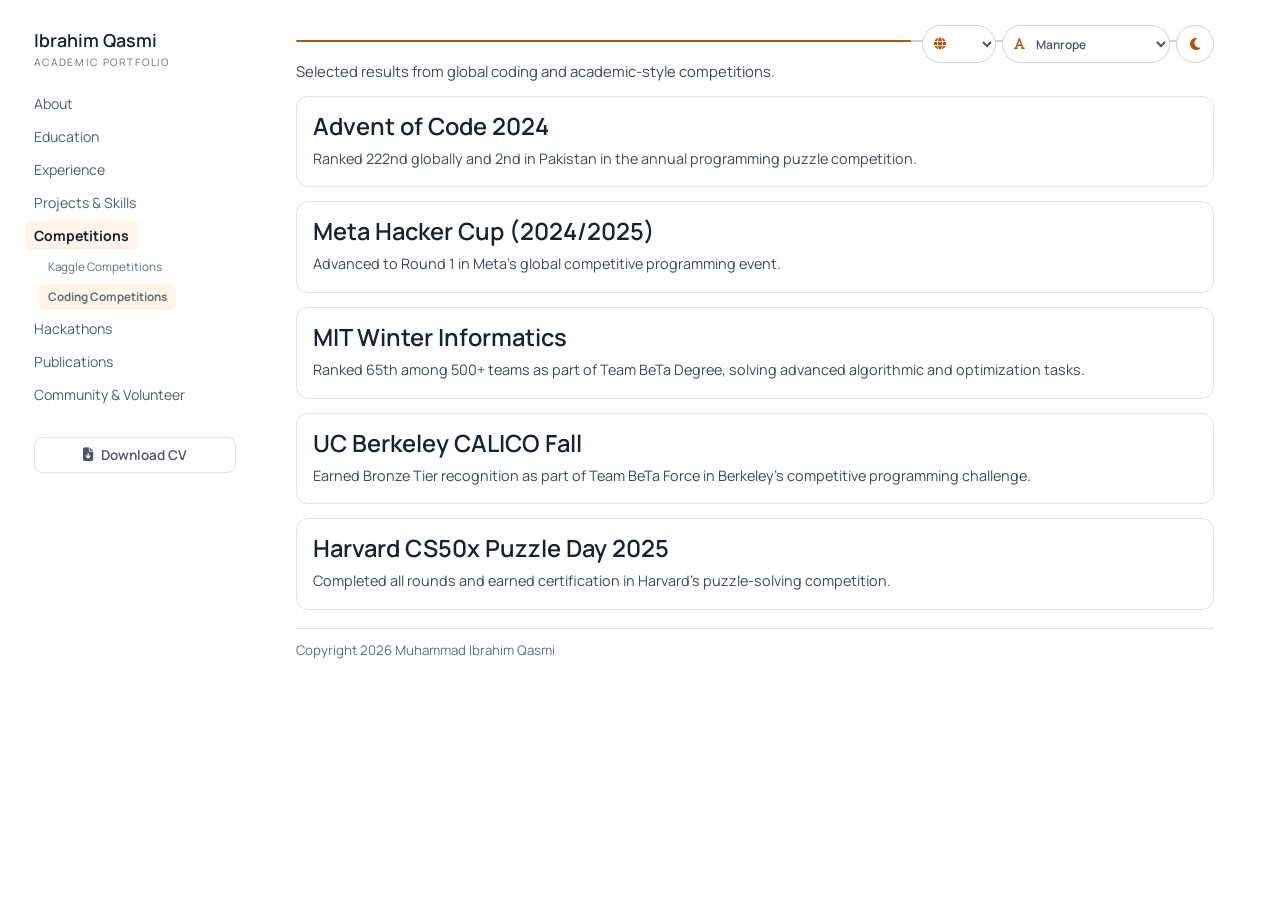
<file: coding-competitions.html>
<!doctype html>
<html lang="en">
<head>
  <meta charset="utf-8" />
  <meta name="viewport" content="width=device-width, initial-scale=1" />
  <title>Coding Competitions | Muhammad Ibrahim Qasmi</title>
  <link rel="icon" type="image/png" href="/assets/favicon.png?v=20260828-portrait2" />
  <link rel="shortcut icon" type="image/png" href="/assets/favicon.png?v=20260828-portrait2" />
  <link rel="apple-touch-icon" href="/assets/favicon.png?v=20260828-portrait2" />
  <meta name="description" content="Academic portfolio of Muhammad Ibrahim Qasmi" />
  <link rel="preconnect" href="https://fonts.googleapis.com" />
  <link rel="preconnect" href="https://fonts.gstatic.com" crossorigin />
  <link href="https://fonts.googleapis.com/css2?family=Bricolage+Grotesque:wght@400;500;600;700&amp;family=Cormorant+Garamond:wght@600;700&amp;family=Fraunces:opsz,wght@9..144,400;9..144,500;9..144,600;9..144,700&amp;family=Inter:wght@400;500;600;700&amp;family=Lora:wght@400;500;600;700&amp;family=Manrope:wght@400;500;600;700&amp;family=Petit+Formal+Script&amp;family=Qwitcher+Grypen:wght@400;700&amp;family=Source+Sans+3:wght@400;500;600;700&amp;family=Stalemate&amp;family=Syne:wght@400;500;600;700;800&amp;display=swap" rel="stylesheet" />
  <link rel="stylesheet" href="https://cdnjs.cloudflare.com/ajax/libs/font-awesome/6.6.0/css/all.min.css" />
  <script src="assets/theme.js?v=20260828-full-fonts"></script>
  <link rel="stylesheet" href="assets/styles.css?v=20260828-full-fonts" />
</head>
<body class="page-progress-6">
  <div class="ambient-glow" aria-hidden="true"></div>
  <div class="site-shell">
    <aside class="sidebar">
      <button class="menu-toggle" type="button" data-menu-toggle aria-label="Toggle navigation">
        <i class="fa-solid fa-bars"></i>
        Menu
      </button>

      <div class="sidebar-brand-row" data-reveal>
        <div class="sidebar-brand">
          <a href="/about">Ibrahim Qasmi</a>
          <p>Academic Portfolio</p>
        </div>
        <div class="site-controls" aria-label="Display preferences">
          <label class="preference-select language-select"><span class="visually-hidden">Choose language</span><i class="fa-solid fa-globe" aria-hidden="true"></i><select data-language-select aria-label="Choose language"><option value="en">EN</option><option value="es">ES</option><option value="ko">KO</option><option value="fr">FR</option><option value="de">DE</option><option value="pt">PT</option><option value="it">IT</option><option value="tr">TR</option><option value="id">ID</option><option value="ja">JA</option></select></label>
          <label class="preference-select font-select"><span class="visually-hidden">Choose font</span><i class="fa-solid fa-font" aria-hidden="true"></i><select data-font-select aria-label="Choose font"><option value="manrope">Manrope</option><option value="inter">Inter</option><option value="source">Source</option><option value="lora">Lora</option><option value="bricolage">Bricolage</option><option value="fraunces">Fraunces</option><option value="syne">Syne</option><option value="petit">Petit Formal Script</option><option value="qwitcher">Qwitcher Grypen</option><option value="stalemate">Stalemate</option></select></label>
          <button class="theme-toggle" type="button" data-theme-toggle aria-label="Switch to dark theme" title="Switch to dark theme"><i class="fa-solid fa-moon" aria-hidden="true"></i><span data-theme-label>Dark</span></button>
        </div>
      </div>

      <nav aria-label="Primary" data-reveal>
        <ul class="nav-links">
          <li><a href="/about">About</a></li>
          <li><a href="/education">Education</a></li>
          <li><a href="/experience">Experience</a></li>
          <li><a href="/projects">Projects &amp; Skills</a></li>
          <li><a href="/competitions" class="active">Competitions</a></li>
          <li class="sub-item"><a href="/competitions">Kaggle Competitions</a></li>
          <li class="sub-item"><a href="/coding-competitions" class="active">Coding Competitions</a></li>
          <li><a href="/hackathons">Hackathons</a></li>
          <li><a href="/publications">Publications</a></li>
          <li><a href="/community-leadership">Community &amp; Volunteer</a></li>
        </ul>
      </nav>

      <a class="sidebar-cv" href="assets/My_CV.pdf" target="_blank" rel="noopener" data-reveal>
        <i class="fa-solid fa-file-arrow-down"></i>
        Download CV
      </a>
    </aside>

    <main class="content" id="main-content">
      <section class="page-section">
        <h1 class="page-title" data-reveal>Coding Competitions</h1>
        <div class="section-divider" data-reveal><span aria-hidden="true"></span></div>

        <p class="intro-note" data-reveal>Selected results from global coding and academic-style competitions.</p>

        <div class="achievement-list">
          <article class="achievement-card" data-reveal>
            <h2>Advent of Code 2024</h2>
            <p>Ranked 222nd globally and 2nd in Pakistan in the annual programming puzzle competition.</p>
          </article>

          <article class="achievement-card" data-reveal>
            <h2>Meta Hacker Cup (2024/2025)</h2>
            <p>Advanced to Round 1 in Meta's global competitive programming event.</p>
          </article>

          <article class="achievement-card" data-reveal>
            <h2>MIT Winter Informatics</h2>
            <p>Ranked 65th among 500+ teams as part of Team BeTa Degree, solving advanced algorithmic and optimization tasks.</p>
          </article>

          <article class="achievement-card" data-reveal>
            <h2>UC Berkeley CALICO Fall</h2>
            <p>Earned Bronze Tier recognition as part of Team BeTa Force in Berkeley's competitive programming challenge.</p>
          </article>

          <article class="achievement-card" data-reveal>
            <h2>Harvard CS50x Puzzle Day 2025</h2>
            <p>Completed all rounds and earned certification in Harvard's puzzle-solving competition.</p>
          </article>
        </div>
      </section>
      <footer class="page-footer">Copyright 2026 Muhammad Ibrahim Qasmi</footer>
    </main>
  </div>

  <script src="assets/translations.js?v=20260828-full-fonts"></script>
  <script src="assets/translations-extra.js?v=20260828-full-fonts"></script>
  <script src="assets/interface-translations.js?v=20260828-full-fonts"></script>
  <script src="assets/script.js?v=20260828-full-fonts"></script>
</body>
</html>
</file>
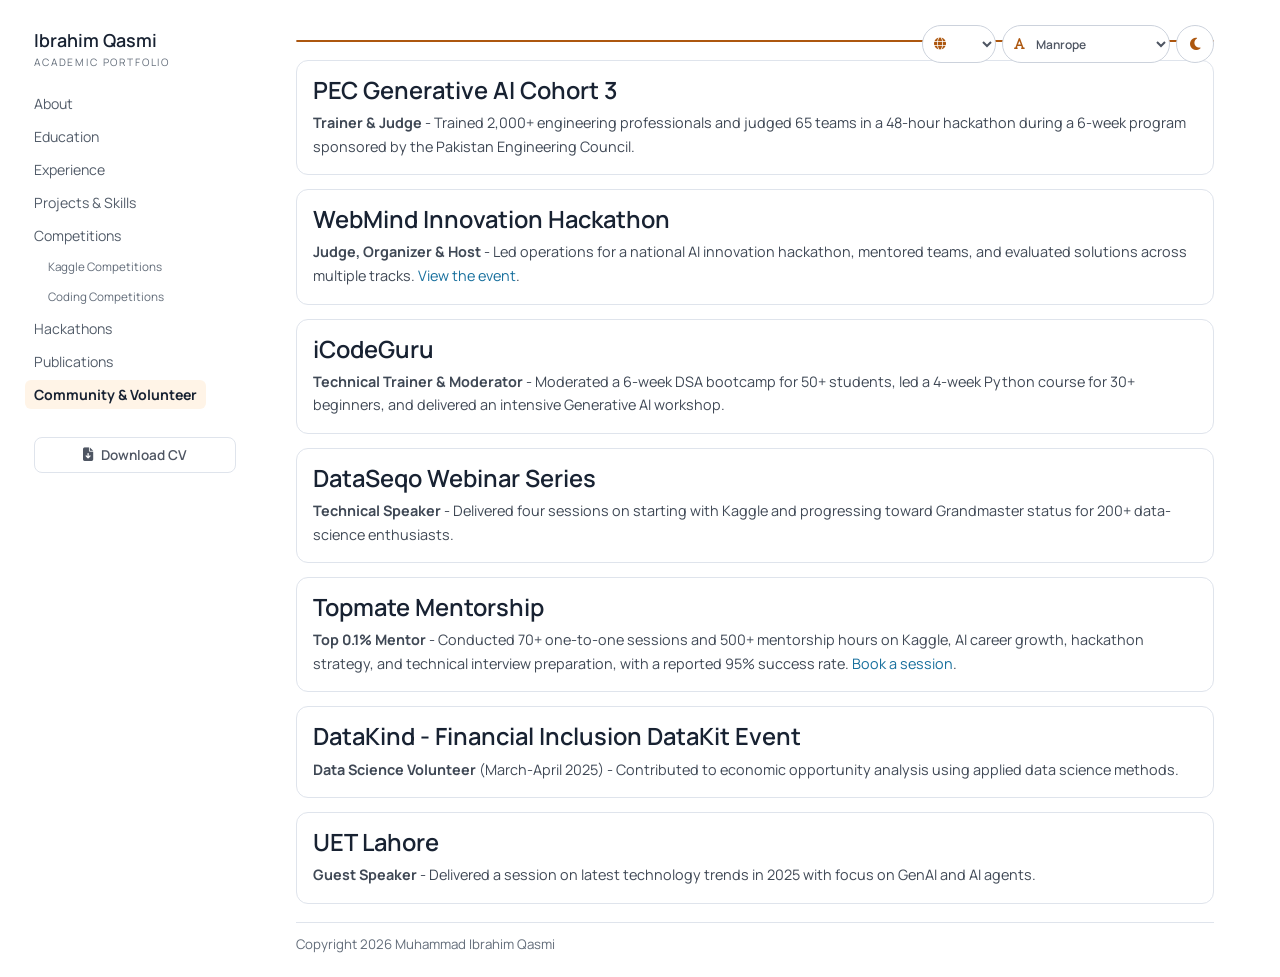
<file: community-leadership.html>
<!doctype html>
<html lang="en">
<head>
  <meta charset="utf-8" />
  <meta name="viewport" content="width=device-width, initial-scale=1" />
  <title>Community &amp; Volunteer | Muhammad Ibrahim Qasmi</title>
  <link rel="icon" type="image/png" href="/assets/favicon.png?v=20260828-portrait2" />
  <link rel="shortcut icon" type="image/png" href="/assets/favicon.png?v=20260828-portrait2" />
  <link rel="apple-touch-icon" href="/assets/favicon.png?v=20260828-portrait2" />
  <meta name="description" content="Academic portfolio of Muhammad Ibrahim Qasmi" />
  <link rel="preconnect" href="https://fonts.googleapis.com" />
  <link rel="preconnect" href="https://fonts.gstatic.com" crossorigin />
  <link href="https://fonts.googleapis.com/css2?family=Bricolage+Grotesque:wght@400;500;600;700&amp;family=Cormorant+Garamond:wght@600;700&amp;family=Fraunces:opsz,wght@9..144,400;9..144,500;9..144,600;9..144,700&amp;family=Inter:wght@400;500;600;700&amp;family=Lora:wght@400;500;600;700&amp;family=Manrope:wght@400;500;600;700&amp;family=Petit+Formal+Script&amp;family=Qwitcher+Grypen:wght@400;700&amp;family=Source+Sans+3:wght@400;500;600;700&amp;family=Stalemate&amp;family=Syne:wght@400;500;600;700;800&amp;display=swap" rel="stylesheet" />
  <link rel="stylesheet" href="https://cdnjs.cloudflare.com/ajax/libs/font-awesome/6.6.0/css/all.min.css" />
  <script src="assets/theme.js?v=20260828-full-fonts"></script>
  <link rel="stylesheet" href="assets/styles.css?v=20260828-full-fonts" />
</head>
<body class="page-progress-9">
  <div class="ambient-glow" aria-hidden="true"></div>
  <div class="site-shell">
    <aside class="sidebar">
      <button class="menu-toggle" type="button" data-menu-toggle aria-label="Toggle navigation">
        <i class="fa-solid fa-bars"></i>
        Menu
      </button>

      <div class="sidebar-brand-row" data-reveal>
        <div class="sidebar-brand">
          <a href="/about">Ibrahim Qasmi</a>
          <p>Academic Portfolio</p>
        </div>
        <div class="site-controls" aria-label="Display preferences">
          <label class="preference-select language-select"><span class="visually-hidden">Choose language</span><i class="fa-solid fa-globe" aria-hidden="true"></i><select data-language-select aria-label="Choose language"><option value="en">EN</option><option value="es">ES</option><option value="ko">KO</option><option value="fr">FR</option><option value="de">DE</option><option value="pt">PT</option><option value="it">IT</option><option value="tr">TR</option><option value="id">ID</option><option value="ja">JA</option></select></label>
          <label class="preference-select font-select"><span class="visually-hidden">Choose font</span><i class="fa-solid fa-font" aria-hidden="true"></i><select data-font-select aria-label="Choose font"><option value="manrope">Manrope</option><option value="inter">Inter</option><option value="source">Source</option><option value="lora">Lora</option><option value="bricolage">Bricolage</option><option value="fraunces">Fraunces</option><option value="syne">Syne</option><option value="petit">Petit Formal Script</option><option value="qwitcher">Qwitcher Grypen</option><option value="stalemate">Stalemate</option></select></label>
          <button class="theme-toggle" type="button" data-theme-toggle aria-label="Switch to dark theme" title="Switch to dark theme"><i class="fa-solid fa-moon" aria-hidden="true"></i><span data-theme-label>Dark</span></button>
        </div>
      </div>

      <nav aria-label="Primary" data-reveal>
        <ul class="nav-links">
          <li><a href="/about">About</a></li>
          <li><a href="/education">Education</a></li>
          <li><a href="/experience">Experience</a></li>
          <li><a href="/projects">Projects &amp; Skills</a></li>
          <li><a href="/competitions">Competitions</a></li>
          <li class="sub-item"><a href="/competitions">Kaggle Competitions</a></li>
          <li class="sub-item"><a href="/coding-competitions">Coding Competitions</a></li>
          <li><a href="/hackathons">Hackathons</a></li>
          <li><a href="/publications">Publications</a></li>
          <li><a href="/community-leadership" class="active">Community &amp; Volunteer</a></li>
        </ul>
      </nav>

      <a class="sidebar-cv" href="assets/My_CV.pdf" target="_blank" rel="noopener" data-reveal>
        <i class="fa-solid fa-file-arrow-down"></i>
        Download CV
      </a>
    </aside>

    <main class="content" id="main-content">
      <section class="page-section">
        <h1 class="page-title" data-reveal>Community &amp; Volunteer</h1>
        <div class="section-divider" data-reveal><span aria-hidden="true"></span></div>

        <div class="achievement-list">
          <article class="achievement-card" data-reveal>
            <h2>PEC Generative AI Cohort 3</h2>
            <p><strong>Trainer &amp; Judge</strong> - Trained 2,000+ engineering professionals and judged 65 teams in a 48-hour hackathon during a 6-week program sponsored by the Pakistan Engineering Council.</p>
          </article>
          <article class="achievement-card" data-reveal>
            <h2>WebMind Innovation Hackathon</h2>
            <p><strong>Judge, Organizer &amp; Host</strong> - Led operations for a national AI innovation hackathon, mentored teams, and evaluated solutions across multiple tracks. <a href="https://webmind-innovation-hackathon.devpost.com/" target="_blank" rel="noopener">View the event</a>.</p>
          </article>
          <article class="achievement-card" data-reveal>
            <h2>iCodeGuru</h2>
            <p><strong>Technical Trainer &amp; Moderator</strong> - Moderated a 6-week DSA bootcamp for 50+ students, led a 4-week Python course for 30+ beginners, and delivered an intensive Generative AI workshop.</p>
          </article>
          <article class="achievement-card" data-reveal>
            <h2>DataSeqo Webinar Series</h2>
            <p><strong>Technical Speaker</strong> - Delivered four sessions on starting with Kaggle and progressing toward Grandmaster status for 200+ data-science enthusiasts.</p>
          </article>
          <article class="achievement-card" data-reveal>
            <h2>Topmate Mentorship</h2>
            <p><strong>Top 0.1% Mentor</strong> - Conducted 70+ one-to-one sessions and 500+ mentorship hours on Kaggle, AI career growth, hackathon strategy, and technical interview preparation, with a reported 95% success rate. <a href="https://topmate.io/ibrahim_qasmi" target="_blank" rel="noopener">Book a session</a>.</p>
          </article>
          <article class="achievement-card" data-reveal>
            <h2>DataKind - Financial Inclusion DataKit Event</h2>
            <p><strong>Data Science Volunteer</strong> (March-April 2025) - Contributed to economic opportunity analysis using applied data science methods.</p>
          </article>
          <article class="achievement-card" data-reveal>
            <h2>UET Lahore</h2>
            <p><strong>Guest Speaker</strong> - Delivered a session on latest technology trends in 2025 with focus on GenAI and AI agents.</p>
          </article>
        </div>
      </section>
      <footer class="page-footer">Copyright 2026 Muhammad Ibrahim Qasmi</footer>
    </main>
  </div>

  <script src="assets/translations.js?v=20260828-full-fonts"></script>
  <script src="assets/translations-extra.js?v=20260828-full-fonts"></script>
  <script src="assets/interface-translations.js?v=20260828-full-fonts"></script>
  <script src="assets/script.js?v=20260828-full-fonts"></script>
</body>
</html>
</file>
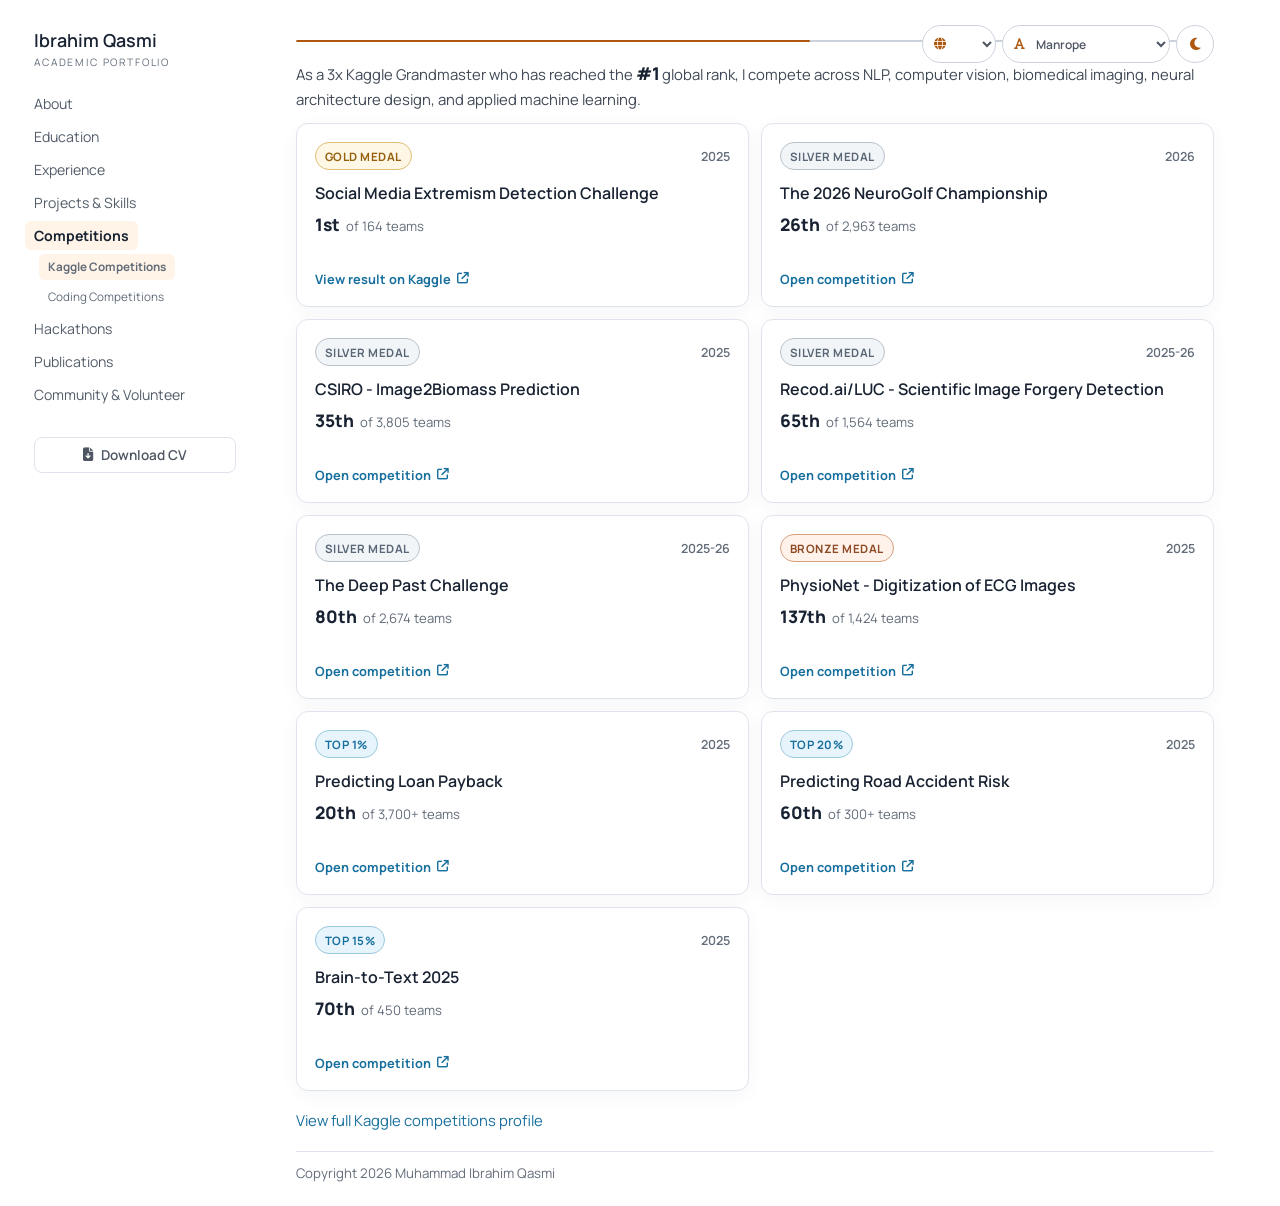
<file: competitions.html>
<!doctype html>
<html lang="en">
<head>
  <meta charset="utf-8" />
  <meta name="viewport" content="width=device-width, initial-scale=1" />
  <title>Kaggle Competitions | Muhammad Ibrahim Qasmi</title>
  <link rel="icon" type="image/png" href="/assets/favicon.png?v=20260828-portrait2" />
  <link rel="shortcut icon" type="image/png" href="/assets/favicon.png?v=20260828-portrait2" />
  <link rel="apple-touch-icon" href="/assets/favicon.png?v=20260828-portrait2" />
  <meta name="description" content="Academic portfolio of Muhammad Ibrahim Qasmi" />
  <link rel="preconnect" href="https://fonts.googleapis.com" />
  <link rel="preconnect" href="https://fonts.gstatic.com" crossorigin />
  <link href="https://fonts.googleapis.com/css2?family=Bricolage+Grotesque:wght@400;500;600;700&amp;family=Cormorant+Garamond:wght@600;700&amp;family=Fraunces:opsz,wght@9..144,400;9..144,500;9..144,600;9..144,700&amp;family=Inter:wght@400;500;600;700&amp;family=Lora:wght@400;500;600;700&amp;family=Manrope:wght@400;500;600;700&amp;family=Petit+Formal+Script&amp;family=Qwitcher+Grypen:wght@400;700&amp;family=Source+Sans+3:wght@400;500;600;700&amp;family=Stalemate&amp;family=Syne:wght@400;500;600;700;800&amp;display=swap" rel="stylesheet" />
  <link rel="stylesheet" href="https://cdnjs.cloudflare.com/ajax/libs/font-awesome/6.6.0/css/all.min.css" />
  <script src="assets/theme.js?v=20260828-full-fonts"></script>
  <link rel="stylesheet" href="assets/styles.css?v=20260828-full-fonts" />
</head>
<body class="page-progress-5">
  <div class="ambient-glow" aria-hidden="true"></div>
  <div class="site-shell">
    <aside class="sidebar">
      <button class="menu-toggle" type="button" data-menu-toggle aria-label="Toggle navigation">
        <i class="fa-solid fa-bars"></i>
        Menu
      </button>

      <div class="sidebar-brand-row" data-reveal>
        <div class="sidebar-brand">
          <a href="/about">Ibrahim Qasmi</a>
          <p>Academic Portfolio</p>
        </div>
        <div class="site-controls" aria-label="Display preferences">
          <label class="preference-select language-select"><span class="visually-hidden">Choose language</span><i class="fa-solid fa-globe" aria-hidden="true"></i><select data-language-select aria-label="Choose language"><option value="en">EN</option><option value="es">ES</option><option value="ko">KO</option><option value="fr">FR</option><option value="de">DE</option><option value="pt">PT</option><option value="it">IT</option><option value="tr">TR</option><option value="id">ID</option><option value="ja">JA</option></select></label>
          <label class="preference-select font-select"><span class="visually-hidden">Choose font</span><i class="fa-solid fa-font" aria-hidden="true"></i><select data-font-select aria-label="Choose font"><option value="manrope">Manrope</option><option value="inter">Inter</option><option value="source">Source</option><option value="lora">Lora</option><option value="bricolage">Bricolage</option><option value="fraunces">Fraunces</option><option value="syne">Syne</option><option value="petit">Petit Formal Script</option><option value="qwitcher">Qwitcher Grypen</option><option value="stalemate">Stalemate</option></select></label>
          <button class="theme-toggle" type="button" data-theme-toggle aria-label="Switch to dark theme" title="Switch to dark theme"><i class="fa-solid fa-moon" aria-hidden="true"></i><span data-theme-label>Dark</span></button>
        </div>
      </div>

      <nav aria-label="Primary" data-reveal>
        <ul class="nav-links">
          <li><a href="/about">About</a></li>
          <li><a href="/education">Education</a></li>
          <li><a href="/experience">Experience</a></li>
          <li><a href="/projects">Projects &amp; Skills</a></li>
          <li><a href="/competitions" class="active">Competitions</a></li>
          <li class="sub-item"><a href="/competitions" class="active">Kaggle Competitions</a></li>
          <li class="sub-item"><a href="/coding-competitions">Coding Competitions</a></li>
          <li><a href="/hackathons">Hackathons</a></li>
          <li><a href="/publications">Publications</a></li>
          <li><a href="/community-leadership">Community &amp; Volunteer</a></li>
        </ul>
      </nav>

      <a class="sidebar-cv" href="assets/My_CV.pdf" target="_blank" rel="noopener" data-reveal>
        <i class="fa-solid fa-file-arrow-down"></i>
        Download CV
      </a>
    </aside>

    <main class="content" id="main-content">
      <section class="page-section">
        <h1 class="page-title" data-reveal>Kaggle Competitions</h1>
        <div class="section-divider" data-reveal><span aria-hidden="true"></span></div>

        <p class="intro-note" data-reveal>As a 3x Kaggle Grandmaster who has reached the <strong class="rank-one">#1</strong> global rank, I compete across NLP, computer vision, biomedical imaging, neural architecture design, and applied machine learning.</p>

        <div class="competition-grid" data-reveal>
          <article class="competition-card medal-gold">
            <div class="competition-card-top"><span class="competition-result">Gold Medal</span><span class="competition-year">2025</span></div>
            <h2><a href="https://www.kaggle.com/ibrahimqasimi/competitions" target="_blank" rel="noopener">Social Media Extremism Detection Challenge</a></h2>
            <p class="competition-standing"><strong>1st</strong><span>of 164 teams</span></p>
            <div class="competition-actions">
              <a class="competition-action" href="https://www.kaggle.com/ibrahimqasimi/competitions" target="_blank" rel="noopener">View result on Kaggle <i class="fa-solid fa-arrow-up-right-from-square" aria-hidden="true"></i></a>
              <!-- Optional write-up link template:
              <a class="competition-action" href="WRITE_UP_URL" target="_blank" rel="noopener">Read write-up <i class="fa-solid fa-arrow-up-right-from-square" aria-hidden="true"></i></a>
              -->
            </div>
          </article>

          <article class="competition-card medal-silver">
            <div class="competition-card-top"><span class="competition-result">Silver Medal</span><span class="competition-year">2026</span></div>
            <h2><a href="https://www.kaggle.com/competitions/neurogolf-2026" target="_blank" rel="noopener">The 2026 NeuroGolf Championship</a></h2>
            <p class="competition-standing"><strong>26th</strong><span>of 2,963 teams</span></p>
            <div class="competition-actions"><a class="competition-action" href="https://www.kaggle.com/competitions/neurogolf-2026" target="_blank" rel="noopener">Open competition <i class="fa-solid fa-arrow-up-right-from-square" aria-hidden="true"></i></a></div>
          </article>

          <article class="competition-card medal-silver">
            <div class="competition-card-top"><span class="competition-result">Silver Medal</span><span class="competition-year">2025</span></div>
            <h2><a href="https://www.kaggle.com/competitions/csiro-biomass" target="_blank" rel="noopener">CSIRO - Image2Biomass Prediction</a></h2>
            <p class="competition-standing"><strong>35th</strong><span>of 3,805 teams</span></p>
            <div class="competition-actions"><a class="competition-action" href="https://www.kaggle.com/competitions/csiro-biomass" target="_blank" rel="noopener">Open competition <i class="fa-solid fa-arrow-up-right-from-square" aria-hidden="true"></i></a></div>
          </article>

          <article class="competition-card medal-silver">
            <div class="competition-card-top"><span class="competition-result">Silver Medal</span><span class="competition-year">2025-26</span></div>
            <h2><a href="https://www.kaggle.com/competitions/recodai-luc-scientific-image-forgery-detection" target="_blank" rel="noopener">Recod.ai/LUC - Scientific Image Forgery Detection</a></h2>
            <p class="competition-standing"><strong>65th</strong><span>of 1,564 teams</span></p>
            <div class="competition-actions"><a class="competition-action" href="https://www.kaggle.com/competitions/recodai-luc-scientific-image-forgery-detection" target="_blank" rel="noopener">Open competition <i class="fa-solid fa-arrow-up-right-from-square" aria-hidden="true"></i></a></div>
          </article>

          <article class="competition-card medal-silver">
            <div class="competition-card-top"><span class="competition-result">Silver Medal</span><span class="competition-year">2025-26</span></div>
            <h2><a href="https://www.kaggle.com/competitions/deep-past-initiative-machine-translation" target="_blank" rel="noopener">The Deep Past Challenge</a></h2>
            <p class="competition-standing"><strong>80th</strong><span>of 2,674 teams</span></p>
            <div class="competition-actions"><a class="competition-action" href="https://www.kaggle.com/competitions/deep-past-initiative-machine-translation" target="_blank" rel="noopener">Open competition <i class="fa-solid fa-arrow-up-right-from-square" aria-hidden="true"></i></a></div>
          </article>

          <article class="competition-card medal-bronze">
            <div class="competition-card-top"><span class="competition-result">Bronze Medal</span><span class="competition-year">2025</span></div>
            <h2><a href="https://www.kaggle.com/competitions/physionet-ecg-image-digitization" target="_blank" rel="noopener">PhysioNet - Digitization of ECG Images</a></h2>
            <p class="competition-standing"><strong>137th</strong><span>of 1,424 teams</span></p>
            <div class="competition-actions"><a class="competition-action" href="https://www.kaggle.com/competitions/physionet-ecg-image-digitization" target="_blank" rel="noopener">Open competition <i class="fa-solid fa-arrow-up-right-from-square" aria-hidden="true"></i></a></div>
          </article>

          <article class="competition-card result-percentile">
            <div class="competition-card-top"><span class="competition-result">Top 1%</span><span class="competition-year">2025</span></div>
            <h2><a href="https://www.kaggle.com/competitions/playground-series-s5e11" target="_blank" rel="noopener">Predicting Loan Payback</a></h2>
            <p class="competition-standing"><strong>20th</strong><span>of 3,700+ teams</span></p>
            <div class="competition-actions"><a class="competition-action" href="https://www.kaggle.com/competitions/playground-series-s5e11" target="_blank" rel="noopener">Open competition <i class="fa-solid fa-arrow-up-right-from-square" aria-hidden="true"></i></a></div>
          </article>

          <article class="competition-card result-percentile">
            <div class="competition-card-top"><span class="competition-result">Top 20%</span><span class="competition-year">2025</span></div>
            <h2><a href="https://www.kaggle.com/competitions/playground-series-s5e10" target="_blank" rel="noopener">Predicting Road Accident Risk</a></h2>
            <p class="competition-standing"><strong>60th</strong><span>of 300+ teams</span></p>
            <div class="competition-actions"><a class="competition-action" href="https://www.kaggle.com/competitions/playground-series-s5e10" target="_blank" rel="noopener">Open competition <i class="fa-solid fa-arrow-up-right-from-square" aria-hidden="true"></i></a></div>
          </article>

          <article class="competition-card result-percentile">
            <div class="competition-card-top"><span class="competition-result">Top 15%</span><span class="competition-year">2025</span></div>
            <h2><a href="https://www.kaggle.com/competitions/brain-to-text-25" target="_blank" rel="noopener">Brain-to-Text 2025</a></h2>
            <p class="competition-standing"><strong>70th</strong><span>of 450 teams</span></p>
            <div class="competition-actions"><a class="competition-action" href="https://www.kaggle.com/competitions/brain-to-text-25" target="_blank" rel="noopener">Open competition <i class="fa-solid fa-arrow-up-right-from-square" aria-hidden="true"></i></a></div>
          </article>
        </div>

        <p class="profile-link" data-reveal><a href="https://www.kaggle.com/ibrahimqasimi/competitions" target="_blank" rel="noopener">View full Kaggle competitions profile</a></p>
      </section>
      <footer class="page-footer">Copyright 2026 Muhammad Ibrahim Qasmi</footer>
    </main>
  </div>

  <script src="assets/translations.js?v=20260828-full-fonts"></script>
  <script src="assets/translations-extra.js?v=20260828-full-fonts"></script>
  <script src="assets/interface-translations.js?v=20260828-full-fonts"></script>
  <script src="assets/script.js?v=20260828-full-fonts"></script>
</body>
</html>
</file>
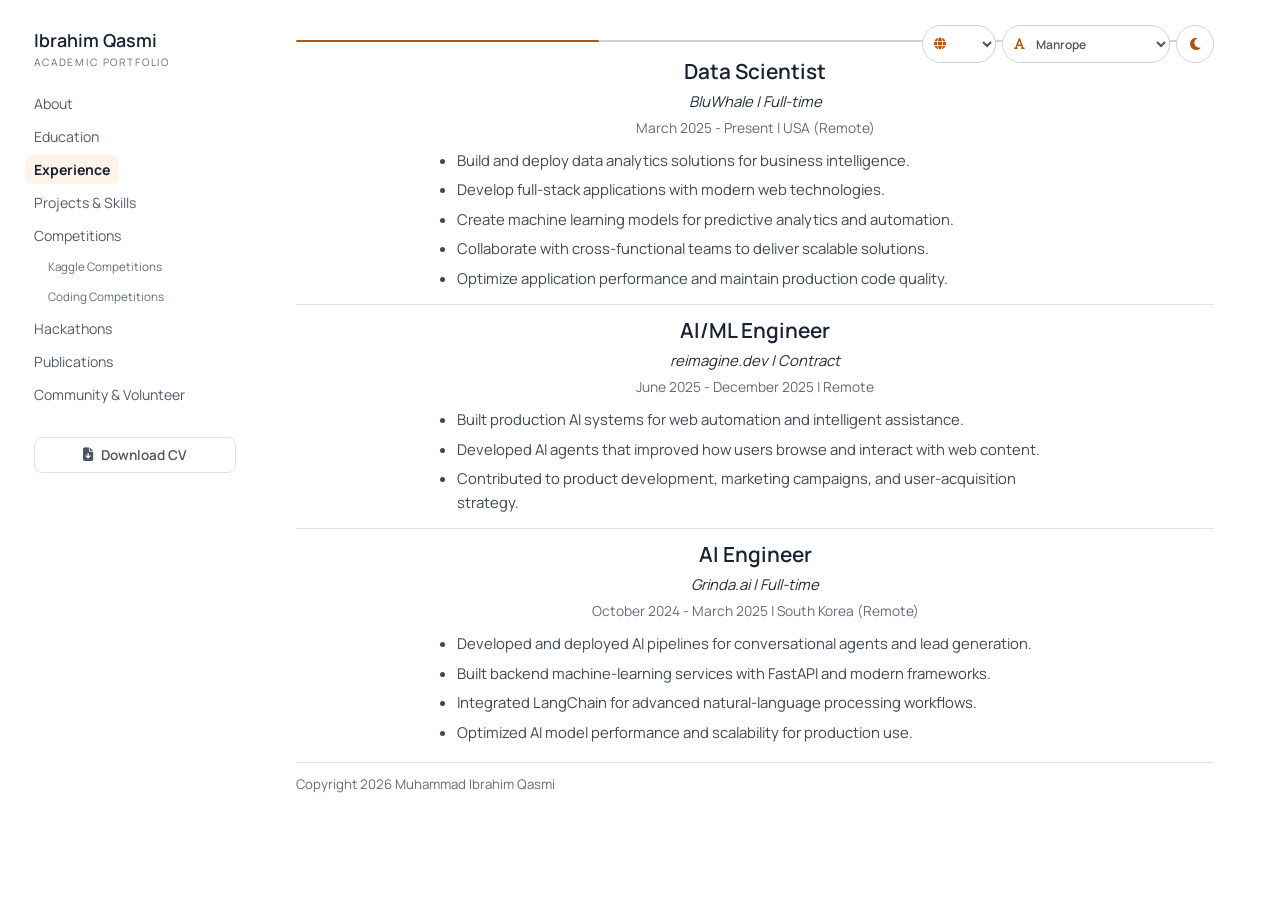
<file: experience.html>
<!doctype html>
<html lang="en">
<head>
  <meta charset="utf-8" />
  <meta name="viewport" content="width=device-width, initial-scale=1" />
  <title>Experience | Muhammad Ibrahim Qasmi</title>
  <link rel="icon" type="image/png" href="/assets/favicon.png?v=20260828-portrait2" />
  <link rel="shortcut icon" type="image/png" href="/assets/favicon.png?v=20260828-portrait2" />
  <link rel="apple-touch-icon" href="/assets/favicon.png?v=20260828-portrait2" />
  <meta name="description" content="Academic portfolio of Muhammad Ibrahim Qasmi" />
  <link rel="preconnect" href="https://fonts.googleapis.com" />
  <link rel="preconnect" href="https://fonts.gstatic.com" crossorigin />
  <link href="https://fonts.googleapis.com/css2?family=Bricolage+Grotesque:wght@400;500;600;700&amp;family=Cormorant+Garamond:wght@600;700&amp;family=Fraunces:opsz,wght@9..144,400;9..144,500;9..144,600;9..144,700&amp;family=Inter:wght@400;500;600;700&amp;family=Lora:wght@400;500;600;700&amp;family=Manrope:wght@400;500;600;700&amp;family=Petit+Formal+Script&amp;family=Qwitcher+Grypen:wght@400;700&amp;family=Source+Sans+3:wght@400;500;600;700&amp;family=Stalemate&amp;family=Syne:wght@400;500;600;700;800&amp;display=swap" rel="stylesheet" />
  <link rel="stylesheet" href="https://cdnjs.cloudflare.com/ajax/libs/font-awesome/6.6.0/css/all.min.css" />
  <script src="assets/theme.js?v=20260828-full-fonts"></script>
  <link rel="stylesheet" href="assets/styles.css?v=20260828-full-fonts" />
</head>
<body class="page-progress-3">
  <div class="ambient-glow" aria-hidden="true"></div>
  <div class="site-shell">
    <aside class="sidebar">
      <button class="menu-toggle" type="button" data-menu-toggle aria-label="Toggle navigation">
        <i class="fa-solid fa-bars"></i>
        Menu
      </button>

      <div class="sidebar-brand-row" data-reveal>
        <div class="sidebar-brand">
          <a href="/about">Ibrahim Qasmi</a>
          <p>Academic Portfolio</p>
        </div>
        <div class="site-controls" aria-label="Display preferences">
          <label class="preference-select language-select"><span class="visually-hidden">Choose language</span><i class="fa-solid fa-globe" aria-hidden="true"></i><select data-language-select aria-label="Choose language"><option value="en">EN</option><option value="es">ES</option><option value="ko">KO</option><option value="fr">FR</option><option value="de">DE</option><option value="pt">PT</option><option value="it">IT</option><option value="tr">TR</option><option value="id">ID</option><option value="ja">JA</option></select></label>
          <label class="preference-select font-select"><span class="visually-hidden">Choose font</span><i class="fa-solid fa-font" aria-hidden="true"></i><select data-font-select aria-label="Choose font"><option value="manrope">Manrope</option><option value="inter">Inter</option><option value="source">Source</option><option value="lora">Lora</option><option value="bricolage">Bricolage</option><option value="fraunces">Fraunces</option><option value="syne">Syne</option><option value="petit">Petit Formal Script</option><option value="qwitcher">Qwitcher Grypen</option><option value="stalemate">Stalemate</option></select></label>
          <button class="theme-toggle" type="button" data-theme-toggle aria-label="Switch to dark theme" title="Switch to dark theme"><i class="fa-solid fa-moon" aria-hidden="true"></i><span data-theme-label>Dark</span></button>
        </div>
      </div>

      <nav aria-label="Primary" data-reveal>
        <ul class="nav-links">
          <li><a href="/about">About</a></li>
          <li><a href="/education">Education</a></li>
          <li><a href="/experience" class="active">Experience</a></li>
          <li><a href="/projects">Projects &amp; Skills</a></li>
          <li><a href="/competitions">Competitions</a></li>
          <li class="sub-item"><a href="/competitions">Kaggle Competitions</a></li>
          <li class="sub-item"><a href="/coding-competitions">Coding Competitions</a></li>
          <li><a href="/hackathons">Hackathons</a></li>
          <li><a href="/publications">Publications</a></li>
          <li><a href="/community-leadership">Community &amp; Volunteer</a></li>
        </ul>
      </nav>

      <a class="sidebar-cv" href="assets/My_CV.pdf" target="_blank" rel="noopener" data-reveal>
        <i class="fa-solid fa-file-arrow-down"></i>
        Download CV
      </a>
    </aside>

    <main class="content" id="main-content">
      <section class="page-section">
        <h1 class="page-title" data-reveal>Experience</h1>
        <div class="section-divider" data-reveal><span aria-hidden="true"></span></div>

        <article class="timeline-entry" data-reveal>
          <h2>Data Scientist</h2>
          <p class="entry-meta">BluWhale | Full-time</p>
          <p class="entry-dates">March 2025 - Present | USA (Remote)</p>
          <ul>
            <li>Build and deploy data analytics solutions for business intelligence.</li>
            <li>Develop full-stack applications with modern web technologies.</li>
            <li>Create machine learning models for predictive analytics and automation.</li>
            <li>Collaborate with cross-functional teams to deliver scalable solutions.</li>
            <li>Optimize application performance and maintain production code quality.</li>
          </ul>
        </article>

        <div class="mini-divider" data-reveal></div>

        <article class="timeline-entry" data-reveal>
          <h2>AI/ML Engineer</h2>
          <p class="entry-meta">reimagine.dev | Contract</p>
          <p class="entry-dates">June 2025 - December 2025 | Remote</p>
          <ul>
            <li>Built production AI systems for web automation and intelligent assistance.</li>
            <li>Developed AI agents that improved how users browse and interact with web content.</li>
            <li>Contributed to product development, marketing campaigns, and user-acquisition strategy.</li>
          </ul>
        </article>

        <div class="mini-divider" data-reveal></div>

        <article class="timeline-entry" data-reveal>
          <h2>AI Engineer</h2>
          <p class="entry-meta">Grinda.ai | Full-time</p>
          <p class="entry-dates">October 2024 - March 2025 | South Korea (Remote)</p>
          <ul>
            <li>Developed and deployed AI pipelines for conversational agents and lead generation.</li>
            <li>Built backend machine-learning services with FastAPI and modern frameworks.</li>
            <li>Integrated LangChain for advanced natural-language processing workflows.</li>
            <li>Optimized AI model performance and scalability for production use.</li>
          </ul>
        </article>

      </section>
      <footer class="page-footer">Copyright 2026 Muhammad Ibrahim Qasmi</footer>
    </main>
  </div>

  <script src="assets/translations.js?v=20260828-full-fonts"></script>
  <script src="assets/translations-extra.js?v=20260828-full-fonts"></script>
  <script src="assets/interface-translations.js?v=20260828-full-fonts"></script>
  <script src="assets/script.js?v=20260828-full-fonts"></script>
</body>
</html>
</file>
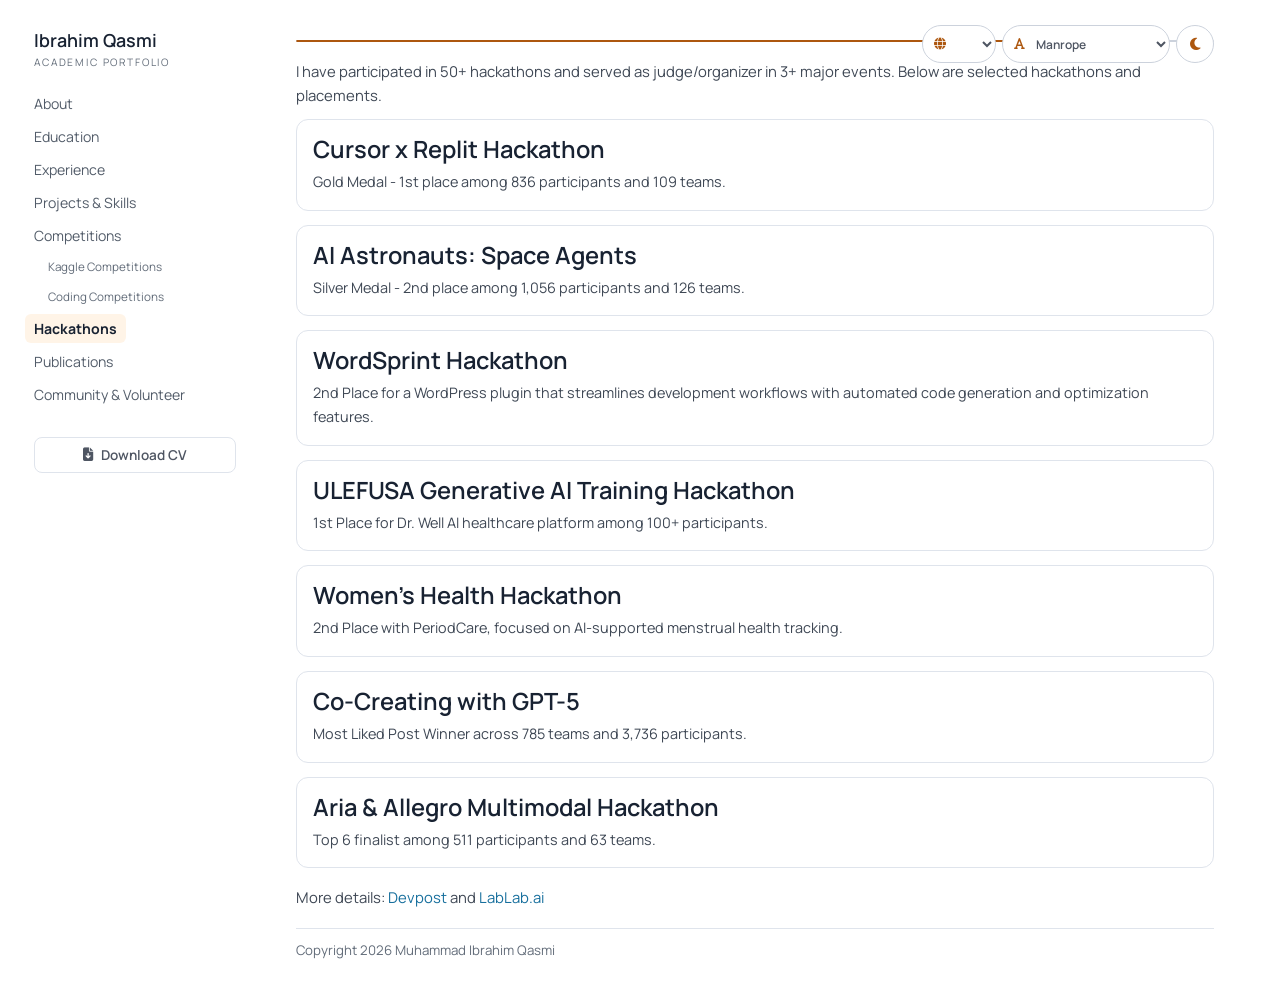
<file: hackathons.html>
<!doctype html>
<html lang="en">
<head>
  <meta charset="utf-8" />
  <meta name="viewport" content="width=device-width, initial-scale=1" />
  <title>Hackathons | Muhammad Ibrahim Qasmi</title>
  <link rel="icon" type="image/png" href="/assets/favicon.png?v=20260828-portrait2" />
  <link rel="shortcut icon" type="image/png" href="/assets/favicon.png?v=20260828-portrait2" />
  <link rel="apple-touch-icon" href="/assets/favicon.png?v=20260828-portrait2" />
  <meta name="description" content="Academic portfolio of Muhammad Ibrahim Qasmi" />
  <link rel="preconnect" href="https://fonts.googleapis.com" />
  <link rel="preconnect" href="https://fonts.gstatic.com" crossorigin />
  <link href="https://fonts.googleapis.com/css2?family=Bricolage+Grotesque:wght@400;500;600;700&amp;family=Cormorant+Garamond:wght@600;700&amp;family=Fraunces:opsz,wght@9..144,400;9..144,500;9..144,600;9..144,700&amp;family=Inter:wght@400;500;600;700&amp;family=Lora:wght@400;500;600;700&amp;family=Manrope:wght@400;500;600;700&amp;family=Petit+Formal+Script&amp;family=Qwitcher+Grypen:wght@400;700&amp;family=Source+Sans+3:wght@400;500;600;700&amp;family=Stalemate&amp;family=Syne:wght@400;500;600;700;800&amp;display=swap" rel="stylesheet" />
  <link rel="stylesheet" href="https://cdnjs.cloudflare.com/ajax/libs/font-awesome/6.6.0/css/all.min.css" />
  <script src="assets/theme.js?v=20260828-full-fonts"></script>
  <link rel="stylesheet" href="assets/styles.css?v=20260828-full-fonts" />
</head>
<body class="page-progress-7">
  <div class="ambient-glow" aria-hidden="true"></div>
  <div class="site-shell">
    <aside class="sidebar">
      <button class="menu-toggle" type="button" data-menu-toggle aria-label="Toggle navigation">
        <i class="fa-solid fa-bars"></i>
        Menu
      </button>

      <div class="sidebar-brand-row" data-reveal>
        <div class="sidebar-brand">
          <a href="/about">Ibrahim Qasmi</a>
          <p>Academic Portfolio</p>
        </div>
        <div class="site-controls" aria-label="Display preferences">
          <label class="preference-select language-select"><span class="visually-hidden">Choose language</span><i class="fa-solid fa-globe" aria-hidden="true"></i><select data-language-select aria-label="Choose language"><option value="en">EN</option><option value="es">ES</option><option value="ko">KO</option><option value="fr">FR</option><option value="de">DE</option><option value="pt">PT</option><option value="it">IT</option><option value="tr">TR</option><option value="id">ID</option><option value="ja">JA</option></select></label>
          <label class="preference-select font-select"><span class="visually-hidden">Choose font</span><i class="fa-solid fa-font" aria-hidden="true"></i><select data-font-select aria-label="Choose font"><option value="manrope">Manrope</option><option value="inter">Inter</option><option value="source">Source</option><option value="lora">Lora</option><option value="bricolage">Bricolage</option><option value="fraunces">Fraunces</option><option value="syne">Syne</option><option value="petit">Petit Formal Script</option><option value="qwitcher">Qwitcher Grypen</option><option value="stalemate">Stalemate</option></select></label>
          <button class="theme-toggle" type="button" data-theme-toggle aria-label="Switch to dark theme" title="Switch to dark theme"><i class="fa-solid fa-moon" aria-hidden="true"></i><span data-theme-label>Dark</span></button>
        </div>
      </div>

      <nav aria-label="Primary" data-reveal>
        <ul class="nav-links">
          <li><a href="/about">About</a></li>
          <li><a href="/education">Education</a></li>
          <li><a href="/experience">Experience</a></li>
          <li><a href="/projects">Projects &amp; Skills</a></li>
          <li><a href="/competitions">Competitions</a></li>
          <li class="sub-item"><a href="/competitions">Kaggle Competitions</a></li>
          <li class="sub-item"><a href="/coding-competitions">Coding Competitions</a></li>
          <li><a href="/hackathons" class="active">Hackathons</a></li>
          <li><a href="/publications">Publications</a></li>
          <li><a href="/community-leadership">Community &amp; Volunteer</a></li>
        </ul>
      </nav>

      <a class="sidebar-cv" href="assets/My_CV.pdf" target="_blank" rel="noopener" data-reveal>
        <i class="fa-solid fa-file-arrow-down"></i>
        Download CV
      </a>
    </aside>

    <main class="content" id="main-content">
      <section class="page-section">
        <h1 class="page-title" data-reveal>Hackathons</h1>
        <div class="section-divider" data-reveal><span aria-hidden="true"></span></div>

        <p class="intro-note" data-reveal>I have participated in 50+ hackathons and served as judge/organizer in 3+ major events. Below are selected hackathons and placements.</p>

        <div class="achievement-list">
          <article class="achievement-card" data-reveal>
            <h2>Cursor x Replit Hackathon</h2>
            <p>Gold Medal - 1st place among 836 participants and 109 teams.</p>
          </article>
          <article class="achievement-card" data-reveal>
            <h2>AI Astronauts: Space Agents</h2>
            <p>Silver Medal - 2nd place among 1,056 participants and 126 teams.</p>
          </article>
          <article class="achievement-card" data-reveal>
            <h2>WordSprint Hackathon</h2>
            <p>2nd Place for a WordPress plugin that streamlines development workflows with automated code generation and optimization features.</p>
          </article>
          <article class="achievement-card" data-reveal>
            <h2>ULEFUSA Generative AI Training Hackathon</h2>
            <p>1st Place for Dr. Well AI healthcare platform among 100+ participants.</p>
          </article>
          <article class="achievement-card" data-reveal>
            <h2>Women's Health Hackathon</h2>
            <p>2nd Place with PeriodCare, focused on AI-supported menstrual health tracking.</p>
          </article>
          <article class="achievement-card" data-reveal>
            <h2>Co-Creating with GPT-5</h2>
            <p>Most Liked Post Winner across 785 teams and 3,736 participants.</p>
          </article>
          <article class="achievement-card" data-reveal>
            <h2>Aria &amp; Allegro Multimodal Hackathon</h2>
            <p>Top 6 finalist among 511 participants and 63 teams.</p>
          </article>
        </div>

        <p class="profile-link" data-reveal>
          More details:
          <a href="https://devpost.com/oppoibrahim23" target="_blank" rel="noopener">Devpost</a>
          and
          <a href="https://lablab.ai/u/@qasmi92" target="_blank" rel="noopener">LabLab.ai</a>
        </p>
      </section>
      <footer class="page-footer">Copyright 2026 Muhammad Ibrahim Qasmi</footer>
    </main>
  </div>

  <script src="assets/translations.js?v=20260828-full-fonts"></script>
  <script src="assets/translations-extra.js?v=20260828-full-fonts"></script>
  <script src="assets/interface-translations.js?v=20260828-full-fonts"></script>
  <script src="assets/script.js?v=20260828-full-fonts"></script>
</body>
</html>
</file>
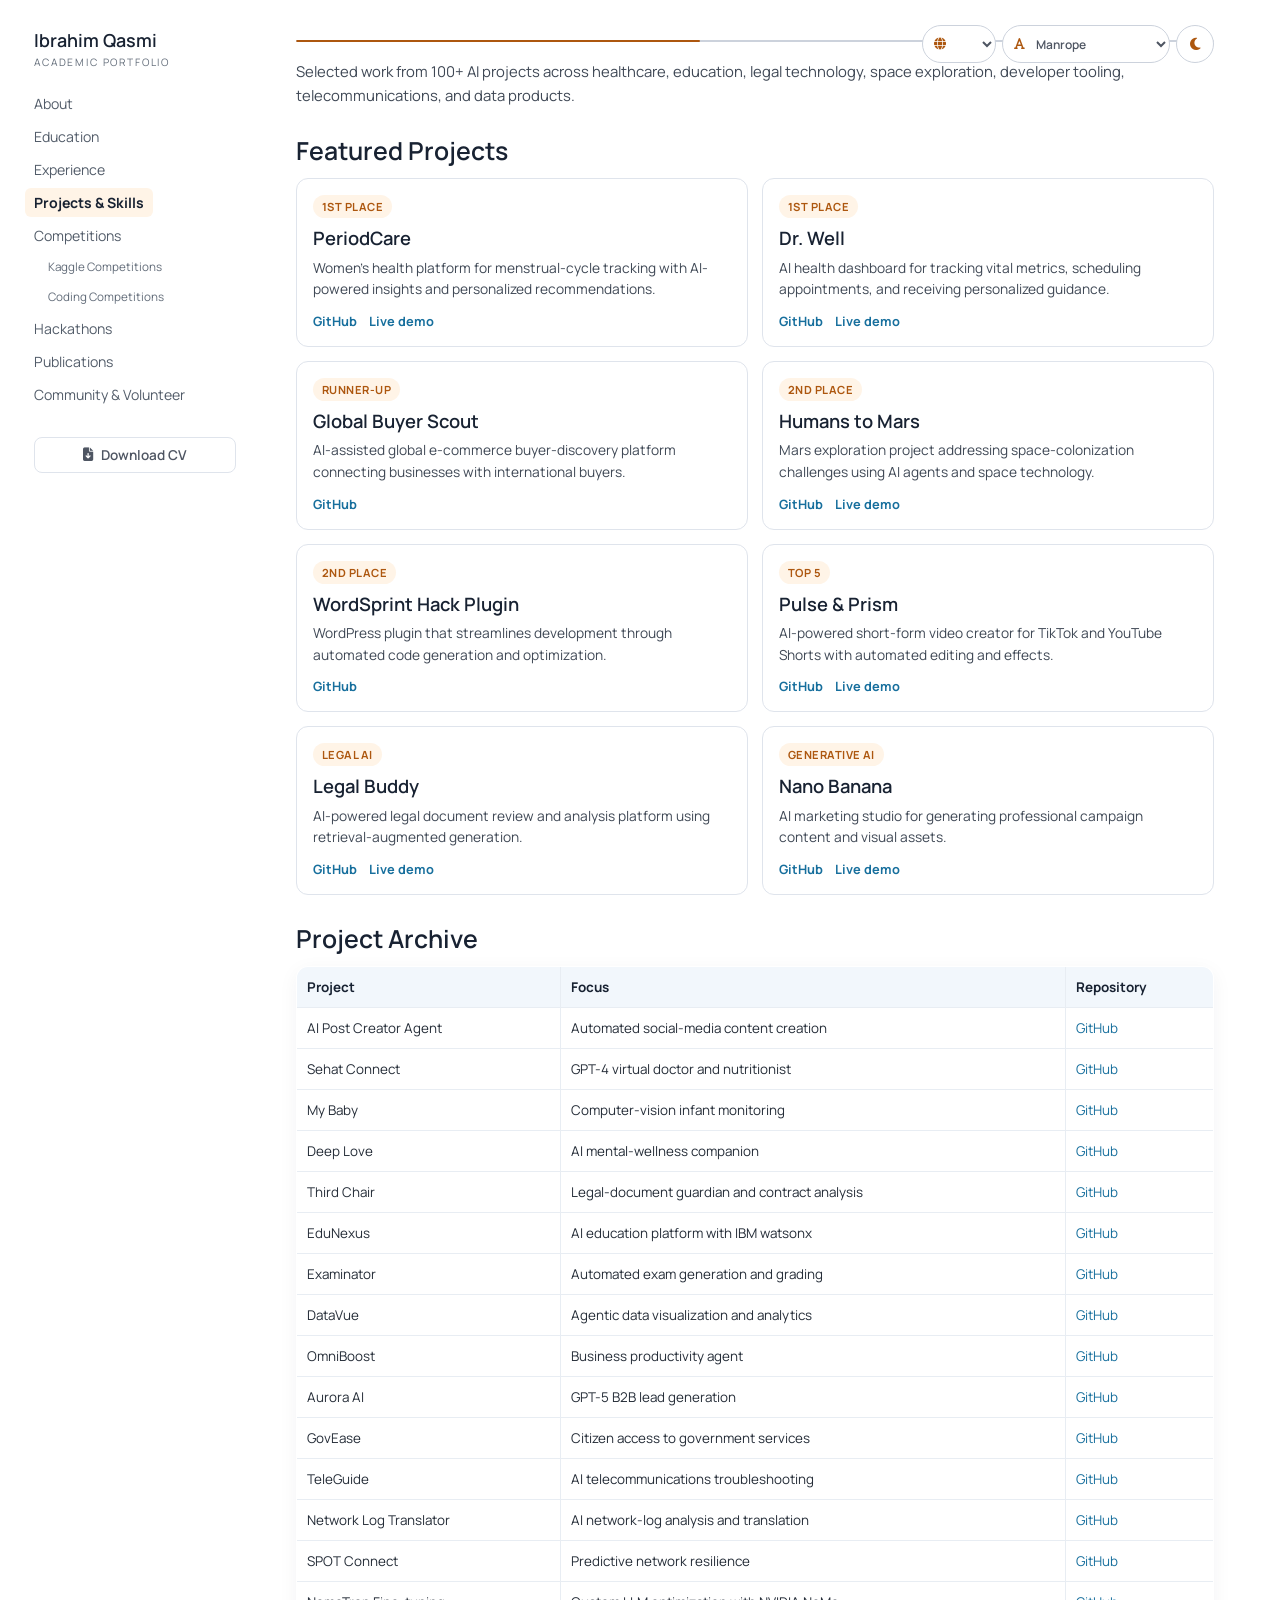
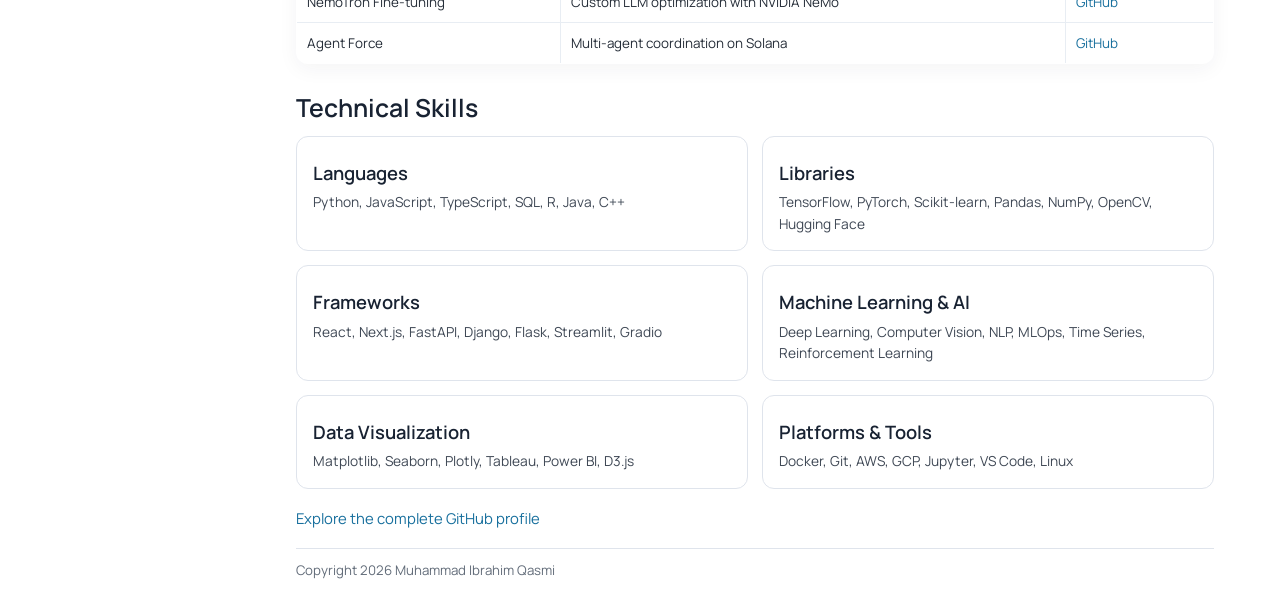
<file: projects.html>
<!doctype html>
<html lang="en">
<head>
  <meta charset="utf-8" />
  <meta name="viewport" content="width=device-width, initial-scale=1" />
  <title>Projects &amp; Skills | Muhammad Ibrahim Qasmi</title>
  <link rel="icon" type="image/png" href="/assets/favicon.png?v=20260828-portrait2" />
  <link rel="shortcut icon" type="image/png" href="/assets/favicon.png?v=20260828-portrait2" />
  <link rel="apple-touch-icon" href="/assets/favicon.png?v=20260828-portrait2" />
  <meta name="description" content="Selected AI projects and technical skills of Muhammad Ibrahim Qasmi." />
  <link rel="preconnect" href="https://fonts.googleapis.com" />
  <link rel="preconnect" href="https://fonts.gstatic.com" crossorigin />
  <link href="https://fonts.googleapis.com/css2?family=Bricolage+Grotesque:wght@400;500;600;700&amp;family=Cormorant+Garamond:wght@600;700&amp;family=Fraunces:opsz,wght@9..144,400;9..144,500;9..144,600;9..144,700&amp;family=Inter:wght@400;500;600;700&amp;family=Lora:wght@400;500;600;700&amp;family=Manrope:wght@400;500;600;700&amp;family=Petit+Formal+Script&amp;family=Qwitcher+Grypen:wght@400;700&amp;family=Source+Sans+3:wght@400;500;600;700&amp;family=Stalemate&amp;family=Syne:wght@400;500;600;700;800&amp;display=swap" rel="stylesheet" />
  <link rel="stylesheet" href="https://cdnjs.cloudflare.com/ajax/libs/font-awesome/6.6.0/css/all.min.css" />
  <script src="assets/theme.js?v=20260828-full-fonts"></script>
  <link rel="stylesheet" href="assets/styles.css?v=20260828-full-fonts" />
</head>
<body class="page-progress-4">
  <div class="ambient-glow" aria-hidden="true"></div>
  <div class="site-shell">
    <aside class="sidebar">
      <button class="menu-toggle" type="button" data-menu-toggle aria-label="Toggle navigation">
        <i class="fa-solid fa-bars"></i>
        Menu
      </button>

      <div class="sidebar-brand-row" data-reveal>
        <div class="sidebar-brand">
          <a href="/about">Ibrahim Qasmi</a>
          <p>Academic Portfolio</p>
        </div>
        <div class="site-controls" aria-label="Display preferences">
          <label class="preference-select language-select"><span class="visually-hidden">Choose language</span><i class="fa-solid fa-globe" aria-hidden="true"></i><select data-language-select aria-label="Choose language"><option value="en">EN</option><option value="es">ES</option><option value="ko">KO</option><option value="fr">FR</option><option value="de">DE</option><option value="pt">PT</option><option value="it">IT</option><option value="tr">TR</option><option value="id">ID</option><option value="ja">JA</option></select></label>
          <label class="preference-select font-select"><span class="visually-hidden">Choose font</span><i class="fa-solid fa-font" aria-hidden="true"></i><select data-font-select aria-label="Choose font"><option value="manrope">Manrope</option><option value="inter">Inter</option><option value="source">Source</option><option value="lora">Lora</option><option value="bricolage">Bricolage</option><option value="fraunces">Fraunces</option><option value="syne">Syne</option><option value="petit">Petit Formal Script</option><option value="qwitcher">Qwitcher Grypen</option><option value="stalemate">Stalemate</option></select></label>
          <button class="theme-toggle" type="button" data-theme-toggle aria-label="Switch to dark theme" title="Switch to dark theme"><i class="fa-solid fa-moon" aria-hidden="true"></i><span data-theme-label>Dark</span></button>
        </div>
      </div>

      <nav aria-label="Primary" data-reveal>
        <ul class="nav-links">
          <li><a href="/about">About</a></li>
          <li><a href="/education">Education</a></li>
          <li><a href="/experience">Experience</a></li>
          <li><a href="/projects" class="active">Projects &amp; Skills</a></li>
          <li><a href="/competitions">Competitions</a></li>
          <li class="sub-item"><a href="/competitions">Kaggle Competitions</a></li>
          <li class="sub-item"><a href="/coding-competitions">Coding Competitions</a></li>
          <li><a href="/hackathons">Hackathons</a></li>
          <li><a href="/publications">Publications</a></li>
          <li><a href="/community-leadership">Community &amp; Volunteer</a></li>
        </ul>
      </nav>

      <a class="sidebar-cv" href="assets/My_CV.pdf" target="_blank" rel="noopener" data-reveal>
        <i class="fa-solid fa-file-arrow-down"></i>
        Download CV
      </a>
    </aside>

    <main class="content" id="main-content">
      <section class="page-section">
        <h1 class="page-title" data-reveal>Projects &amp; Skills</h1>
        <div class="section-divider" data-reveal><span aria-hidden="true"></span></div>

        <p class="intro-note" data-reveal>Selected work from 100+ AI projects across healthcare, education, legal technology, space exploration, developer tooling, telecommunications, and data products.</p>

        <h2 class="section-heading" data-reveal>Featured Projects</h2>
        <div class="project-grid">
          <article class="project-card" data-reveal>
            <span class="project-badge">1st Place</span>
            <h2>PeriodCare</h2>
            <p>Women's health platform for menstrual-cycle tracking with AI-powered insights and personalized recommendations.</p>
            <div class="project-links"><a href="https://github.com/muhammadibrahim313/PeriodCare" target="_blank" rel="noopener">GitHub</a><a href="https://period-care.netlify.app/" target="_blank" rel="noopener">Live demo</a></div>
          </article>

          <article class="project-card" data-reveal>
            <span class="project-badge">1st Place</span>
            <h2>Dr. Well</h2>
            <p>AI health dashboard for tracking vital metrics, scheduling appointments, and receiving personalized guidance.</p>
            <div class="project-links"><a href="https://github.com/muhammadibrahim313/dr_well" target="_blank" rel="noopener">GitHub</a><a href="https://drwell.streamlit.app/" target="_blank" rel="noopener">Live demo</a></div>
          </article>

          <article class="project-card" data-reveal>
            <span class="project-badge">Runner-up</span>
            <h2>Global Buyer Scout</h2>
            <p>AI-assisted global e-commerce buyer-discovery platform connecting businesses with international buyers.</p>
            <div class="project-links"><a href="https://github.com/muhammadibrahim313/Global_Buyer_Scout" target="_blank" rel="noopener">GitHub</a></div>
          </article>

          <article class="project-card" data-reveal>
            <span class="project-badge">2nd Place</span>
            <h2>Humans to Mars</h2>
            <p>Mars exploration project addressing space-colonization challenges using AI agents and space technology.</p>
            <div class="project-links"><a href="https://github.com/muhammadibrahim313/Humans-to-Mars" target="_blank" rel="noopener">GitHub</a><a href="https://marsapp.streamlit.app/" target="_blank" rel="noopener">Live demo</a></div>
          </article>

          <article class="project-card" data-reveal>
            <span class="project-badge">2nd Place</span>
            <h2>WordSprint Hack Plugin</h2>
            <p>WordPress plugin that streamlines development through automated code generation and optimization.</p>
            <div class="project-links"><a href="https://github.com/muhammadibrahim313/wordsprint-plugin" target="_blank" rel="noopener">GitHub</a></div>
          </article>

          <article class="project-card" data-reveal>
            <span class="project-badge">Top 5</span>
            <h2>Pulse &amp; Prism</h2>
            <p>AI-powered short-form video creator for TikTok and YouTube Shorts with automated editing and effects.</p>
            <div class="project-links"><a href="https://github.com/bilal77511/aria-and-allegro-hackathon" target="_blank" rel="noopener">GitHub</a><a href="https://pulse-and-prism.streamlit.app/" target="_blank" rel="noopener">Live demo</a></div>
          </article>

          <article class="project-card" data-reveal>
            <span class="project-badge">Legal AI</span>
            <h2>Legal Buddy</h2>
            <p>AI-powered legal document review and analysis platform using retrieval-augmented generation.</p>
            <div class="project-links"><a href="https://github.com/muhammadibrahim313/legalbuddy-black-ponds-hack" target="_blank" rel="noopener">GitHub</a><a href="https://legal-buddy-v3-frontend-deployed.vercel.app/" target="_blank" rel="noopener">Live demo</a></div>
          </article>

          <article class="project-card" data-reveal>
            <span class="project-badge">Generative AI</span>
            <h2>Nano Banana</h2>
            <p>AI marketing studio for generating professional campaign content and visual assets.</p>
            <div class="project-links"><a href="https://github.com/muhammadibrahim313/Nano-Banana-Product-Marketing" target="_blank" rel="noopener">GitHub</a><a href="https://nano-banana-appuct-marketing.streamlit.app/" target="_blank" rel="noopener">Live demo</a></div>
          </article>
        </div>

        <h2 class="section-heading" data-reveal>Project Archive</h2>
        <div data-reveal>
          <table class="comp-table project-table">
            <thead><tr><th>Project</th><th>Focus</th><th>Repository</th></tr></thead>
            <tbody>
              <tr><td>AI Post Creator Agent</td><td>Automated social-media content creation</td><td><a href="https://github.com/muhammadibrahim313/AI-Post-Creator2" target="_blank" rel="noopener">GitHub</a></td></tr>
              <tr><td>Sehat Connect</td><td>GPT-4 virtual doctor and nutritionist</td><td><a href="https://github.com/muhammadibrahim313/Sehat-Connect" target="_blank" rel="noopener">GitHub</a></td></tr>
              <tr><td>My Baby</td><td>Computer-vision infant monitoring</td><td><a href="https://github.com/muhammadibrahim313/My_Baby" target="_blank" rel="noopener">GitHub</a></td></tr>
              <tr><td>Deep Love</td><td>AI mental-wellness companion</td><td><a href="https://github.com/muhammadibrahim313/Deep-Love" target="_blank" rel="noopener">GitHub</a></td></tr>
              <tr><td>Third Chair</td><td>Legal-document guardian and contract analysis</td><td><a href="https://github.com/muhammadibrahim313/Third-Chair" target="_blank" rel="noopener">GitHub</a></td></tr>
              <tr><td>EduNexus</td><td>AI education platform with IBM watsonx</td><td><a href="https://github.com/muhammadibrahim313/EDUNEXUS-2.0" target="_blank" rel="noopener">GitHub</a></td></tr>
              <tr><td>Examinator</td><td>Automated exam generation and grading</td><td><a href="https://github.com/muhammadibrahim313/Examinator" target="_blank" rel="noopener">GitHub</a></td></tr>
              <tr><td>DataVue</td><td>Agentic data visualization and analytics</td><td><a href="https://github.com/muhammadibrahim313/DataVue" target="_blank" rel="noopener">GitHub</a></td></tr>
              <tr><td>OmniBoost</td><td>Business productivity agent</td><td><a href="https://github.com/muhammadibrahim313/OmniBoost" target="_blank" rel="noopener">GitHub</a></td></tr>
              <tr><td>Aurora AI</td><td>GPT-5 B2B lead generation</td><td><a href="https://github.com/muhammadibrahim313/aurora-ai" target="_blank" rel="noopener">GitHub</a></td></tr>
              <tr><td>GovEase</td><td>Citizen access to government services</td><td><a href="https://github.com/muhammadibrahim313/Llama_impact-3.2" target="_blank" rel="noopener">GitHub</a></td></tr>
              <tr><td>TeleGuide</td><td>AI telecommunications troubleshooting</td><td><a href="https://github.com/muhammadibrahim313/TeleGuide" target="_blank" rel="noopener">GitHub</a></td></tr>
              <tr><td>Network Log Translator</td><td>AI network-log analysis and translation</td><td><a href="https://github.com/muhammadibrahim313/Network-Log-Translator" target="_blank" rel="noopener">GitHub</a></td></tr>
              <tr><td>SPOT Connect</td><td>Predictive network resilience</td><td><a href="https://github.com/muhammadibrahim313/SPOT-CONNECT" target="_blank" rel="noopener">GitHub</a></td></tr>
              <tr><td>NemoTron Fine-tuning</td><td>Custom LLM optimization with NVIDIA NeMo</td><td><a href="https://github.com/muhammadibrahim313/Nvidia-ODSC-Hackathon" target="_blank" rel="noopener">GitHub</a></td></tr>
              <tr><td>Agent Force</td><td>Multi-agent coordination on Solana</td><td><a href="https://github.com/muhammadibrahim313/Agent-Force-" target="_blank" rel="noopener">GitHub</a></td></tr>
            </tbody>
          </table>
        </div>

        <h2 class="section-heading" data-reveal>Technical Skills</h2>
        <div class="skills-grid">
          <article class="skill-card" data-reveal><h2>Languages</h2><p>Python, JavaScript, TypeScript, SQL, R, Java, C++</p></article>
          <article class="skill-card" data-reveal><h2>Libraries</h2><p>TensorFlow, PyTorch, Scikit-learn, Pandas, NumPy, OpenCV, Hugging Face</p></article>
          <article class="skill-card" data-reveal><h2>Frameworks</h2><p>React, Next.js, FastAPI, Django, Flask, Streamlit, Gradio</p></article>
          <article class="skill-card" data-reveal><h2>Machine Learning &amp; AI</h2><p>Deep Learning, Computer Vision, NLP, MLOps, Time Series, Reinforcement Learning</p></article>
          <article class="skill-card" data-reveal><h2>Data Visualization</h2><p>Matplotlib, Seaborn, Plotly, Tableau, Power BI, D3.js</p></article>
          <article class="skill-card" data-reveal><h2>Platforms &amp; Tools</h2><p>Docker, Git, AWS, GCP, Jupyter, VS Code, Linux</p></article>
        </div>

        <p class="profile-link" data-reveal><a href="https://github.com/muhammadibrahim313" target="_blank" rel="noopener">Explore the complete GitHub profile</a></p>
      </section>
      <footer class="page-footer">Copyright 2026 Muhammad Ibrahim Qasmi</footer>
    </main>
  </div>

  <script src="assets/translations.js?v=20260828-full-fonts"></script>
  <script src="assets/translations-extra.js?v=20260828-full-fonts"></script>
  <script src="assets/interface-translations.js?v=20260828-full-fonts"></script>
  <script src="assets/script.js?v=20260828-full-fonts"></script>
</body>
</html>
</file>
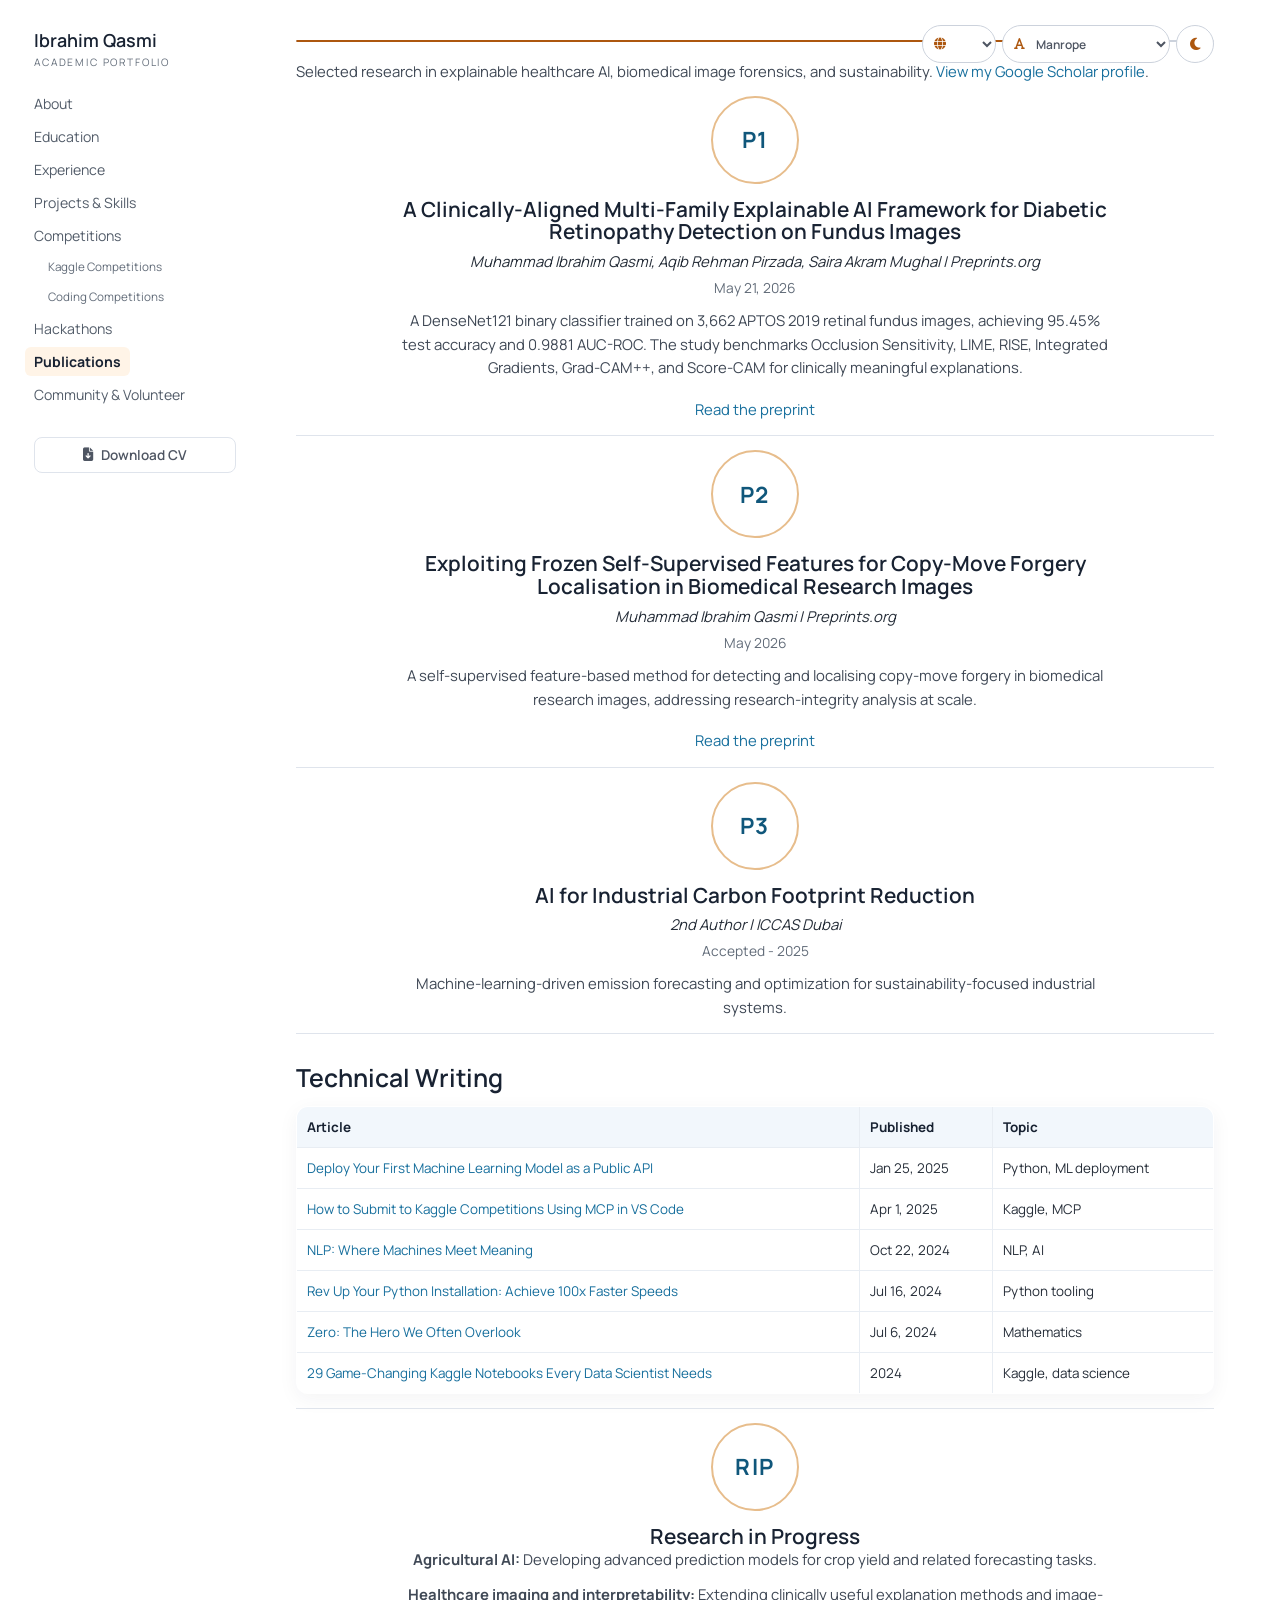
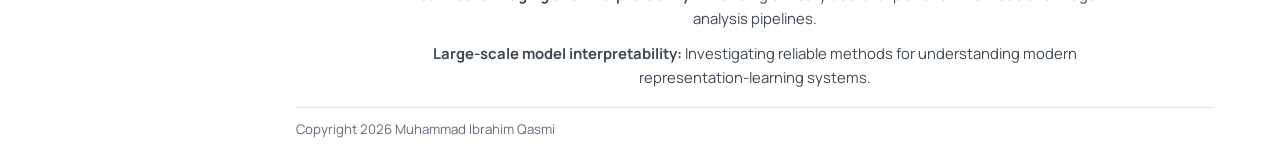
<file: publications.html>
<!doctype html>
<html lang="en">
<head>
  <meta charset="utf-8" />
  <meta name="viewport" content="width=device-width, initial-scale=1" />
  <title>Publications | Muhammad Ibrahim Qasmi</title>
  <link rel="icon" type="image/png" href="/assets/favicon.png?v=20260828-portrait2" />
  <link rel="shortcut icon" type="image/png" href="/assets/favicon.png?v=20260828-portrait2" />
  <link rel="apple-touch-icon" href="/assets/favicon.png?v=20260828-portrait2" />
  <meta name="description" content="Academic portfolio of Muhammad Ibrahim Qasmi" />
  <link rel="preconnect" href="https://fonts.googleapis.com" />
  <link rel="preconnect" href="https://fonts.gstatic.com" crossorigin />
  <link href="https://fonts.googleapis.com/css2?family=Bricolage+Grotesque:wght@400;500;600;700&amp;family=Cormorant+Garamond:wght@600;700&amp;family=Fraunces:opsz,wght@9..144,400;9..144,500;9..144,600;9..144,700&amp;family=Inter:wght@400;500;600;700&amp;family=Lora:wght@400;500;600;700&amp;family=Manrope:wght@400;500;600;700&amp;family=Petit+Formal+Script&amp;family=Qwitcher+Grypen:wght@400;700&amp;family=Source+Sans+3:wght@400;500;600;700&amp;family=Stalemate&amp;family=Syne:wght@400;500;600;700;800&amp;display=swap" rel="stylesheet" />
  <link rel="stylesheet" href="https://cdnjs.cloudflare.com/ajax/libs/font-awesome/6.6.0/css/all.min.css" />
  <script src="assets/theme.js?v=20260828-full-fonts"></script>
  <link rel="stylesheet" href="assets/styles.css?v=20260828-full-fonts" />
</head>
<body class="page-progress-8">
  <div class="ambient-glow" aria-hidden="true"></div>
  <div class="site-shell">
    <aside class="sidebar">
      <button class="menu-toggle" type="button" data-menu-toggle aria-label="Toggle navigation">
        <i class="fa-solid fa-bars"></i>
        Menu
      </button>

      <div class="sidebar-brand-row" data-reveal>
        <div class="sidebar-brand">
          <a href="/about">Ibrahim Qasmi</a>
          <p>Academic Portfolio</p>
        </div>
        <div class="site-controls" aria-label="Display preferences">
          <label class="preference-select language-select"><span class="visually-hidden">Choose language</span><i class="fa-solid fa-globe" aria-hidden="true"></i><select data-language-select aria-label="Choose language"><option value="en">EN</option><option value="es">ES</option><option value="ko">KO</option><option value="fr">FR</option><option value="de">DE</option><option value="pt">PT</option><option value="it">IT</option><option value="tr">TR</option><option value="id">ID</option><option value="ja">JA</option></select></label>
          <label class="preference-select font-select"><span class="visually-hidden">Choose font</span><i class="fa-solid fa-font" aria-hidden="true"></i><select data-font-select aria-label="Choose font"><option value="manrope">Manrope</option><option value="inter">Inter</option><option value="source">Source</option><option value="lora">Lora</option><option value="bricolage">Bricolage</option><option value="fraunces">Fraunces</option><option value="syne">Syne</option><option value="petit">Petit Formal Script</option><option value="qwitcher">Qwitcher Grypen</option><option value="stalemate">Stalemate</option></select></label>
          <button class="theme-toggle" type="button" data-theme-toggle aria-label="Switch to dark theme" title="Switch to dark theme"><i class="fa-solid fa-moon" aria-hidden="true"></i><span data-theme-label>Dark</span></button>
        </div>
      </div>

      <nav aria-label="Primary" data-reveal>
        <ul class="nav-links">
          <li><a href="/about">About</a></li>
          <li><a href="/education">Education</a></li>
          <li><a href="/experience">Experience</a></li>
          <li><a href="/projects">Projects &amp; Skills</a></li>
          <li><a href="/competitions">Competitions</a></li>
          <li class="sub-item"><a href="/competitions">Kaggle Competitions</a></li>
          <li class="sub-item"><a href="/coding-competitions">Coding Competitions</a></li>
          <li><a href="/hackathons">Hackathons</a></li>
          <li><a href="/publications" class="active">Publications</a></li>
          <li><a href="/community-leadership">Community &amp; Volunteer</a></li>
        </ul>
      </nav>

      <a class="sidebar-cv" href="assets/My_CV.pdf" target="_blank" rel="noopener" data-reveal>
        <i class="fa-solid fa-file-arrow-down"></i>
        Download CV
      </a>
    </aside>

    <main class="content" id="main-content">
      <section class="page-section">
        <h1 class="page-title" data-reveal>Publications</h1>
        <div class="section-divider" data-reveal><span aria-hidden="true"></span></div>

        <p class="intro-note" data-reveal>Selected research in explainable healthcare AI, biomedical image forensics, and sustainability. <a href="https://scholar.google.com/citations?user=vo4psiEAAAAJ" target="_blank" rel="noopener">View my Google Scholar profile</a>.</p>

        <article class="entry" data-reveal>
          <div class="entry-badge">P1</div>
          <h2>A Clinically-Aligned Multi-Family Explainable AI Framework for Diabetic Retinopathy Detection on Fundus Images</h2>
          <p class="entry-meta">Muhammad Ibrahim Qasmi, Aqib Rehman Pirzada, Saira Akram Mughal | Preprints.org</p>
          <p class="entry-dates">May 21, 2026</p>
          <p class="entry-note">A DenseNet121 binary classifier trained on 3,662 APTOS 2019 retinal fundus images, achieving 95.45% test accuracy and 0.9881 AUC-ROC. The study benchmarks Occlusion Sensitivity, LIME, RISE, Integrated Gradients, Grad-CAM++, and Score-CAM for clinically meaningful explanations.</p>
          <p class="profile-link"><a href="https://www.preprints.org/manuscript/202605.1128" target="_blank" rel="noopener">Read the preprint</a></p>
        </article>

        <div class="mini-divider" data-reveal></div>

        <article class="entry" data-reveal>
          <div class="entry-badge">P2</div>
          <h2>Exploiting Frozen Self-Supervised Features for Copy-Move Forgery Localisation in Biomedical Research Images</h2>
          <p class="entry-meta">Muhammad Ibrahim Qasmi | Preprints.org</p>
          <p class="entry-dates">May 2026</p>
          <p class="entry-note">A self-supervised feature-based method for detecting and localising copy-move forgery in biomedical research images, addressing research-integrity analysis at scale.</p>
          <p class="profile-link"><a href="https://www.preprints.org/manuscript/202605.0174" target="_blank" rel="noopener">Read the preprint</a></p>
        </article>

        <div class="mini-divider" data-reveal></div>

        <article class="entry" data-reveal>
          <div class="entry-badge">P3</div>
          <h2>AI for Industrial Carbon Footprint Reduction</h2>
          <p class="entry-meta">2nd Author | ICCAS Dubai</p>
          <p class="entry-dates">Accepted - 2025</p>
          <p class="entry-note">Machine-learning-driven emission forecasting and optimization for sustainability-focused industrial systems.</p>
        </article>

        <div class="mini-divider" data-reveal></div>

        <h2 class="section-heading" data-reveal>Technical Writing</h2>
        <div data-reveal>
          <table class="comp-table">
            <thead><tr><th>Article</th><th>Published</th><th>Topic</th></tr></thead>
            <tbody>
              <tr><td><a href="https://medium.com/@ibrahim313" target="_blank" rel="noopener">Deploy Your First Machine Learning Model as a Public API</a></td><td>Jan 25, 2025</td><td>Python, ML deployment</td></tr>
              <tr><td><a href="https://medium.com/@ibrahim313" target="_blank" rel="noopener">How to Submit to Kaggle Competitions Using MCP in VS Code</a></td><td>Apr 1, 2025</td><td>Kaggle, MCP</td></tr>
              <tr><td><a href="https://medium.com/@ibrahim313" target="_blank" rel="noopener">NLP: Where Machines Meet Meaning</a></td><td>Oct 22, 2024</td><td>NLP, AI</td></tr>
              <tr><td><a href="https://medium.com/@ibrahim313" target="_blank" rel="noopener">Rev Up Your Python Installation: Achieve 100x Faster Speeds</a></td><td>Jul 16, 2024</td><td>Python tooling</td></tr>
              <tr><td><a href="https://medium.com/@ibrahim313" target="_blank" rel="noopener">Zero: The Hero We Often Overlook</a></td><td>Jul 6, 2024</td><td>Mathematics</td></tr>
              <tr><td><a href="https://www.linkedin.com/pulse/29-game-changing-kaggle-notebooks-every-data-scientist-qasmi-vauhf/" target="_blank" rel="noopener">29 Game-Changing Kaggle Notebooks Every Data Scientist Needs</a></td><td>2024</td><td>Kaggle, data science</td></tr>
            </tbody>
          </table>
        </div>

        <div class="mini-divider" data-reveal></div>

        <article class="entry" data-reveal>
          <div class="entry-badge">RIP</div>
          <h2>Research in Progress</h2>
          <p class="entry-note"><strong>Agricultural AI:</strong> Developing advanced prediction models for crop yield and related forecasting tasks.</p>
          <p class="entry-note"><strong>Healthcare imaging and interpretability:</strong> Extending clinically useful explanation methods and image-analysis pipelines.</p>
          <p class="entry-note"><strong>Large-scale model interpretability:</strong> Investigating reliable methods for understanding modern representation-learning systems.</p>
        </article>
      </section>
      <footer class="page-footer">Copyright 2026 Muhammad Ibrahim Qasmi</footer>
    </main>
  </div>

  <script src="assets/translations.js?v=20260828-full-fonts"></script>
  <script src="assets/translations-extra.js?v=20260828-full-fonts"></script>
  <script src="assets/interface-translations.js?v=20260828-full-fonts"></script>
  <script src="assets/script.js?v=20260828-full-fonts"></script>
</body>
</html>
</file>
<file: assets/styles.css>
:root {
  --bg-main: #f4f4f4;
  --page-bg: #ffffff;
  --surface: #ffffff;
  --surface-soft: #f7fbff;
  --surface-hover: #f9fbff;
  --shell-border: #e1e1e1;
  --border: #dfe4ec;
  --border-soft: #e8edf3;
  --border-strong: #ccd2dc;
  --sidebar-bg: transparent;
  --sidebar-mobile: rgba(248, 250, 252, 0.97);
  --text-main: #252d38;
  --text-detail: #3f4855;
  --text-soft: #626c79;
  --text-nav: #525c69;
  --heading: #182232;
  --accent: #176f9d;
  --accent-dark: #10577b;
  --accent-soft: #e8f4fb;
  --tertiary: #ad570f;
  --tertiary-soft: #fff4e7;
  --tertiary-border: #e7bd8c;
  --medal-gold-text: #95600b;
  --medal-gold-soft: #fff7e6;
  --medal-gold-border: #dfbd75;
  --medal-silver-text: #596675;
  --medal-silver-soft: #f2f5f8;
  --medal-silver-border: #b9c2cc;
  --medal-bronze-text: #8e4a25;
  --medal-bronze-soft: #fff2ea;
  --medal-bronze-border: #d7a07e;
  --result-text: #176f9d;
  --result-soft: #e8f4fb;
  --result-border: #9bc9df;
  --control-bg: #ffffff;
  --control-text: #4e5562;
  --logo-bg: #ffffff;
  --profile-border: #ffffff;
  --table-head: #f2f7fc;
  --stat-bg: linear-gradient(180deg, #ffffff 0%, #f7fbff 100%);
  --card-shadow: 0 10px 24px rgba(27, 38, 53, 0.06);
  --ease-fluid: cubic-bezier(0.2, 0.7, 0.2, 1);
  --font-ui: "Manrope", "Segoe UI", sans-serif;
  --font-display: var(--font-ui);
}

[data-font="inter"] {
  --font-ui: "Inter", "Segoe UI", sans-serif;
  --font-display: var(--font-ui);
}

[data-font="source"] {
  --font-ui: "Source Sans 3", "Segoe UI", sans-serif;
  --font-display: var(--font-ui);
}

[data-font="lora"] {
  --font-ui: "Lora", Georgia, serif;
  --font-display: var(--font-ui);
}

[data-font="bricolage"] {
  --font-ui: "Bricolage Grotesque", "Segoe UI", sans-serif;
  --font-display: var(--font-ui);
}

[data-font="fraunces"] {
  --font-ui: "Fraunces", Georgia, serif;
  --font-display: var(--font-ui);
}

[data-font="syne"] {
  --font-ui: "Syne", "Segoe UI", sans-serif;
  --font-display: var(--font-ui);
}

/* Script choices intentionally change the complete interface when selected. */
[data-font="petit"] {
  --font-ui: "Petit Formal Script", "Cormorant Garamond", cursive;
  --font-display: "Petit Formal Script", "Cormorant Garamond", cursive;
}

[data-font="qwitcher"] {
  --font-ui: "Qwitcher Grypen", "Cormorant Garamond", cursive;
  --font-display: "Qwitcher Grypen", "Cormorant Garamond", cursive;
}

[data-font="stalemate"] {
  --font-ui: "Stalemate", "Cormorant Garamond", cursive;
  --font-display: "Stalemate", "Cormorant Garamond", cursive;
}

html[data-font="petit"] {
  font-size: 16.5px;
}

html[data-font="qwitcher"],
html[data-font="stalemate"] {
  font-size: 18px;
}

[data-font="qwitcher"] body {
  font-weight: 700;
}

[data-theme="dark"] {
  --bg-main: #0b1118;
  --page-bg: #0b1118;
  --surface: #141d28;
  --surface-soft: #172331;
  --surface-hover: #1b2937;
  --shell-border: #2b3847;
  --border: #334252;
  --border-soft: #253342;
  --border-strong: #425367;
  --sidebar-bg: transparent;
  --sidebar-mobile: rgba(15, 22, 32, 0.97);
  --text-main: #d7dee8;
  --text-detail: #bdc7d4;
  --text-soft: #a5b1c1;
  --text-nav: #b4bfcc;
  --heading: #f5f7fa;
  --accent: #69c2ee;
  --accent-dark: #9ad9f7;
  --accent-soft: #102d3d;
  --tertiary: #e39a45;
  --tertiary-soft: #2b2117;
  --tertiary-border: #795226;
  --medal-gold-text: #f2bf62;
  --medal-gold-soft: #2b2417;
  --medal-gold-border: #6f592c;
  --medal-silver-text: #d1d7df;
  --medal-silver-soft: #202833;
  --medal-silver-border: #566273;
  --medal-bronze-text: #e2a17a;
  --medal-bronze-soft: #2b201a;
  --medal-bronze-border: #704d39;
  --result-text: #85cff2;
  --result-soft: #102d3d;
  --result-border: #356b85;
  --control-bg: #141d28;
  --control-text: #e2e8f0;
  --logo-bg: #ffffff;
  --profile-border: #263545;
  --table-head: #172737;
  --stat-bg: linear-gradient(180deg, #141d28 0%, #172331 100%);
  --card-shadow: 0 12px 30px rgba(0, 0, 0, 0.28);
}

* {
  box-sizing: border-box;
}

html {
  scroll-behavior: smooth;
}

html,
body {
  margin: 0;
  padding: 0;
}

body {
  min-height: 100vh;
  font-family: var(--font-ui);
  font-size: 15px;
  color: var(--text-main);
  background: var(--page-bg);
  -webkit-font-smoothing: antialiased;
  text-rendering: optimizeLegibility;
}

body,
.sidebar,
.content,
.menu-toggle,
.theme-toggle,
.sidebar-cv,
.social-links a,
.cv-button,
.stat-item,
.entry-badge,
.comp-table,
.comp-table th,
.competition-card,
.achievement-card,
.project-card,
.skill-card {
  transition: background-color 0.22s var(--ease-fluid), border-color 0.22s var(--ease-fluid), color 0.22s var(--ease-fluid), box-shadow 0.22s var(--ease-fluid);
}

a {
  color: var(--accent);
  text-decoration: none;
  transition: color 0.22s var(--ease-fluid);
}

a:hover {
  color: var(--accent-dark);
  text-decoration: underline;
}

a:focus-visible,
button:focus-visible {
  outline: 3px solid color-mix(in srgb, var(--accent) 42%, transparent);
  outline-offset: 3px;
}

.ambient-glow {
  display: none;
}

.site-shell {
  position: relative;
  width: min(1240px, calc(100% - 48px));
  min-height: 100vh;
  margin: 0 auto;
  display: grid;
  grid-template-columns: 230px minmax(0, 1fr);
  overflow: visible;
  background: transparent;
  border: none;
  box-shadow: none;
}

.sidebar {
  background: var(--sidebar-bg);
  border-right: none;
  padding: 30px 18px 20px 10px;
  display: flex;
  flex-direction: column;
  gap: 14px;
}

.sidebar-brand-row {
  display: block;
}

.site-controls {
  position: fixed;
  top: 25px;
  right: max(66px, calc((100vw - 1240px) / 2 + 42px));
  z-index: 5;
  display: flex;
  align-items: center;
  gap: 6px;
}

.js-enabled .sidebar-brand-row[data-reveal] {
  opacity: 1;
  transform: none !important;
  transition: none;
}

.menu-toggle {
  display: none;
  align-items: center;
  gap: 8px;
  border: 1px solid var(--border-strong);
  background: var(--control-bg);
  color: var(--control-text);
  border-radius: 10px;
  padding: 8px 12px;
  font-size: 0.93rem;
  font-weight: 600;
  cursor: pointer;
}

.theme-toggle {
  display: inline-flex;
  align-items: center;
  justify-content: center;
  width: 38px;
  height: 38px;
  border: 1px solid var(--border-strong);
  border-radius: 50%;
  background: var(--control-bg);
  color: var(--control-text);
  padding: 0;
  font: inherit;
  font-size: 0.88rem;
  cursor: pointer;
  transition: transform 0.2s var(--ease-fluid), background-color 0.22s var(--ease-fluid), border-color 0.22s var(--ease-fluid), color 0.22s var(--ease-fluid), box-shadow 0.22s var(--ease-fluid);
}

.preference-select {
  position: relative;
  display: inline-flex;
  align-items: center;
  height: 38px;
  border: 1px solid var(--border-strong);
  border-radius: 999px;
  background: var(--control-bg);
  color: var(--control-text);
  transition: border-color 0.22s var(--ease-fluid), box-shadow 0.22s var(--ease-fluid), transform 0.2s var(--ease-fluid);
}

.preference-select:hover,
.preference-select:focus-within {
  border-color: var(--tertiary-border);
  box-shadow: 0 8px 18px rgba(30, 42, 57, 0.1);
  transform: translateY(-1px);
}

.preference-select i {
  position: absolute;
  left: 11px;
  color: var(--tertiary);
  font-size: 0.76rem;
  pointer-events: none;
}

.preference-select select {
  width: 102px;
  height: 100%;
  border: 0;
  outline: 0;
  border-radius: inherit;
  padding: 0 24px 0 29px;
  color: var(--control-text);
  background: transparent;
  font: 600 0.75rem var(--font-ui);
  cursor: pointer;
}

.preference-select.language-select select {
  width: 72px;
}

.preference-select.font-select select {
  width: 166px;
}

.visually-hidden {
  position: absolute;
  width: 1px;
  height: 1px;
  padding: 0;
  margin: -1px;
  overflow: hidden;
  clip: rect(0, 0, 0, 0);
  white-space: nowrap;
  border: 0;
}

.theme-toggle:hover {
  border-color: var(--tertiary-border);
  color: var(--heading);
  box-shadow: 0 8px 18px rgba(30, 42, 57, 0.12);
  transform: translateY(-1px);
}

.theme-toggle i {
  color: var(--tertiary);
}

.theme-toggle span {
  position: absolute;
  width: 1px;
  height: 1px;
  padding: 0;
  margin: -1px;
  overflow: hidden;
  clip: rect(0, 0, 0, 0);
  white-space: nowrap;
  border: 0;
}

.sidebar-brand {
  margin-bottom: 2px;
}

.sidebar-brand a {
  display: inline-block;
  color: var(--heading);
  font-family: var(--font-display);
  font-size: 1.12rem;
  line-height: 1.2;
  font-weight: 600;
  letter-spacing: 0;
}

.sidebar-brand p {
  margin: 3px 0 0;
  color: var(--text-soft);
  font-size: 0.64rem;
  letter-spacing: 0.18em;
  text-transform: uppercase;
}

.nav-links {
  margin: 0;
  padding: 0;
  list-style: none;
}

.nav-links li {
  margin: 4px 0;
}

.nav-links a {
  display: inline-block;
  color: var(--text-nav);
  font-size: 0.88rem;
  margin-left: -9px;
  padding: 5px 9px;
  border-radius: 6px;
  transition: color 0.2s var(--ease-fluid), background-color 0.2s var(--ease-fluid), transform 0.2s var(--ease-fluid);
}

.nav-links a:hover {
  color: var(--heading);
  text-decoration: none;
  transform: translateX(2px);
}

.nav-links a.active {
  color: var(--heading);
  background: var(--tertiary-soft);
  font-weight: 700;
}

.nav-links li.sub-item a {
  margin-left: 5px;
  font-size: 0.73rem;
  color: var(--text-soft);
}

.sidebar-cv {
  margin-top: 10px;
  align-self: stretch;
  justify-content: center;
  border: 1px solid var(--border);
  border-radius: 8px;
  background: var(--control-bg);
  padding: 8px 12px;
  color: var(--control-text);
  font-size: 0.85rem;
  font-weight: 600;
  display: inline-flex;
  gap: 8px;
  align-items: center;
  text-decoration: none;
  transition: transform 0.2s var(--ease-fluid), box-shadow 0.2s var(--ease-fluid), border-color 0.2s var(--ease-fluid);
}

.sidebar-cv:hover {
  border-color: var(--tertiary-border);
  box-shadow: 0 7px 16px rgba(30, 42, 57, 0.11);
  transform: translateY(-1px);
  text-decoration: none;
}

.content {
  padding: 28px 42px 24px;
  border-right: none;
}

.page-section {
  max-width: none;
}

.page-title,
.page-section h2 {
  margin: 0;
  font-family: var(--font-display);
  color: var(--heading);
  line-height: 1.1;
}

.page-title {
  padding-right: 56px;
  font-size: clamp(1.9rem, 3.2vw, 2.35rem);
  font-weight: 600;
  letter-spacing: 0;
}

.page-section h2 {
  font-size: 1.3rem;
  font-weight: 600;
}

.section-divider {
  height: 2px;
  overflow: hidden;
  border-radius: 999px;
  background: var(--border-strong);
  margin: 12px 0 18px;
}

.section-divider span {
  display: block;
  width: var(--page-progress, 11%);
  height: 100%;
  border-radius: inherit;
  background: var(--tertiary);
  view-transition-name: page-progress-bar;
  transition: width 0.38s var(--ease-fluid);
}

.page-progress-1 { --page-progress: 11%; }
.page-progress-2 { --page-progress: 22%; }
.page-progress-3 { --page-progress: 33%; }
.page-progress-4 { --page-progress: 44%; }
.page-progress-5 { --page-progress: 56%; }
.page-progress-6 { --page-progress: 67%; }
.page-progress-7 { --page-progress: 78%; }
.page-progress-8 { --page-progress: 89%; }
.page-progress-9 { --page-progress: 100%; }

.mini-divider {
  width: 100%;
  height: 1px;
  background: var(--border);
  margin: 14px 0;
}

.about-profile {
  display: grid;
  grid-template-columns: 160px minmax(0, 1fr);
  grid-template-areas:
    "photo role"
    "photo location"
    "photo socials"
    "photo cta";
  column-gap: 28px;
  align-items: center;
  text-align: left;
}

.profile-photo {
  grid-area: photo;
  width: 160px;
  aspect-ratio: 1;
  border-radius: 50%;
  object-fit: cover;
  border: 4px solid var(--profile-border);
  box-shadow: 0 6px 18px rgba(0, 0, 0, 0.15);
  transition: transform 0.35s var(--ease-fluid), box-shadow 0.35s var(--ease-fluid);
}

.profile-photo:hover {
  transform: translateY(-3px);
  box-shadow: 0 15px 30px rgba(0, 0, 0, 0.18);
}

.role-line {
  grid-area: role;
  margin: 0 0 2px;
  color: var(--heading);
  font-size: 1rem;
  font-weight: 600;
  letter-spacing: 0.01em;
  font-family: var(--font-display);
}

.location {
  grid-area: location;
  margin: 4px 0 8px;
  color: var(--text-soft);
  font-size: 0.82rem;
}

.social-links {
  grid-area: socials;
  display: flex;
  justify-content: flex-start;
  gap: 10px;
  flex-wrap: wrap;
}

.social-links a {
  width: 33px;
  height: 33px;
  border-radius: 50%;
  border: 1px solid var(--border);
  background: var(--logo-bg);
  color: var(--accent-dark);
  display: inline-flex;
  align-items: center;
  justify-content: center;
  padding: 7px;
  transition: transform 0.2s var(--ease-fluid), filter 0.2s var(--ease-fluid), box-shadow 0.2s var(--ease-fluid);
}

.social-links img {
  display: block;
  width: 100%;
  height: 100%;
  object-fit: contain;
}

.social-links a:hover {
  text-decoration: none;
  transform: translateY(-2px);
  filter: brightness(0.98);
  box-shadow: 0 8px 16px rgba(27, 65, 91, 0.16);
}

.cv-button {
  display: block;
  grid-area: cta;
  margin: 10px 0 0;
  max-width: 360px;
  border: 2px solid var(--border-strong);
  border-radius: 8px;
  color: var(--heading);
  text-transform: uppercase;
  letter-spacing: 0.09em;
  text-align: center;
  font-size: 0.84rem;
  font-weight: 700;
  padding: 10px 16px;
  transition: transform 0.2s var(--ease-fluid), box-shadow 0.2s var(--ease-fluid), background 0.2s var(--ease-fluid);
}

.cv-button:hover {
  text-decoration: none;
  border-color: var(--tertiary-border);
  background: var(--surface-soft);
  transform: translateY(-1px);
  box-shadow: 0 8px 18px rgba(29, 42, 57, 0.08);
}

.text-block p,
.entry-note,
.entry-list,
.timeline-entry ul,
.intro-note,
.profile-link {
  margin: 0 0 12px;
  color: var(--text-detail);
  line-height: 1.58;
  font-size: 0.93rem;
}

.about-bottom {
  display: flex;
  flex-direction: column;
  gap: 14px;
}

.text-block {
  max-width: 96ch;
}

.text-block p {
  margin-bottom: 0;
}

.bio-name,
.bio-milestone {
  color: var(--heading);
  font-weight: 700;
}

.bio-name {
  font-size: 1.04em;
  font-family: var(--font-display);
}

.bio-milestone {
  font-size: 1.07em;
}

.rank-one {
  color: var(--heading);
  font-size: 1.18em;
  font-weight: 800;
  letter-spacing: -0.02em;
}

.entry-list {
  margin: 0 auto;
  max-width: 540px;
  text-align: left;
  padding-left: 22px;
}

.stat-grid {
  display: grid;
  grid-template-columns: repeat(3, minmax(0, 1fr));
  gap: 10px;
  margin-top: 0;
}

.stat-item {
  border: 1px solid var(--border);
  border-radius: 10px;
  background: var(--stat-bg);
  padding: 10px 10px;
  text-align: center;
  transition: transform 0.22s var(--ease-fluid), box-shadow 0.22s var(--ease-fluid);
}

.stat-item:hover {
  border-color: var(--tertiary-border);
  transform: translateY(-3px);
  box-shadow: 0 14px 28px rgba(30, 56, 85, 0.12);
}

.stat-item strong {
  display: block;
  color: var(--heading);
  font-size: 1rem;
  margin-bottom: 2px;
}

.stat-item-rank strong {
  font-size: 1.22rem;
  font-weight: 800;
}

.stat-item span {
  color: var(--text-soft);
  font-size: 0.72rem;
  text-transform: uppercase;
  letter-spacing: 0.08em;
}

.entry,
.timeline-entry {
  max-width: 710px;
  margin: 0 auto;
  text-align: center;
}

.entry-badge {
  width: 88px;
  height: 88px;
  border-radius: 50%;
  margin: 0 auto 14px;
  border: 2px solid var(--tertiary-border);
  display: grid;
  place-items: center;
  background: var(--surface);
  color: var(--accent-dark);
  font-family: var(--font-display);
  font-size: 1.4rem;
  font-weight: 700;
  letter-spacing: 0.06em;
}

.entry-logo {
  width: 92px;
  height: 92px;
  object-fit: cover;
  margin: 0 auto 14px;
  display: block;
  border-radius: 50%;
  border: 2px solid var(--tertiary-border);
  background: var(--logo-bg);
  padding: 8px;
}

.entry-meta {
  margin: 8px 0 0;
  color: var(--text-main);
  font-size: 0.93rem;
  font-style: italic;
}

.entry-dates {
  margin: 7px 0 12px;
  color: var(--text-soft);
  font-size: 0.86rem;
}

.timeline-entry ul {
  margin: 11px auto 0;
  max-width: 640px;
  text-align: left;
  padding-left: 22px;
}

.timeline-entry li {
  margin-bottom: 6px;
}

.comp-table {
  width: 100%;
  border-collapse: collapse;
  border: 1px solid var(--border);
  background: var(--surface);
  border-radius: 12px;
  overflow: hidden;
  box-shadow: 0 5px 20px rgba(33, 47, 64, 0.05);
}

.comp-table th,
.comp-table td {
  border: 1px solid var(--border-soft);
  padding: 11px 10px;
  font-size: 0.84rem;
  text-align: left;
  vertical-align: top;
}

.comp-table th {
  background: var(--table-head);
  color: var(--heading);
  font-weight: 700;
}

.comp-table tbody tr {
  transition: background 0.2s var(--ease-fluid);
}

.comp-table tbody tr:hover {
  background: var(--surface-hover);
}

.competition-grid {
  display: grid;
  grid-template-columns: repeat(2, minmax(0, 1fr));
  gap: 12px;
}

.competition-card {
  --competition-accent: var(--result-text);
  --competition-soft: var(--result-soft);
  --competition-border: var(--result-border);
  display: flex;
  flex-direction: column;
  min-height: 184px;
  padding: 18px;
  border: 1px solid var(--border);
  border-radius: 12px;
  background: var(--surface);
  box-shadow: 0 5px 20px rgba(33, 47, 64, 0.04);
  transition: transform 0.22s var(--ease-fluid), border-color 0.22s var(--ease-fluid), box-shadow 0.22s var(--ease-fluid), background-color 0.22s var(--ease-fluid);
}

.competition-card:hover {
  transform: translateY(-3px);
  border-color: var(--competition-border);
  box-shadow: var(--card-shadow);
}

.competition-card.medal-gold {
  --competition-accent: var(--medal-gold-text);
  --competition-soft: var(--medal-gold-soft);
  --competition-border: var(--medal-gold-border);
}

.competition-card.medal-silver {
  --competition-accent: var(--medal-silver-text);
  --competition-soft: var(--medal-silver-soft);
  --competition-border: var(--medal-silver-border);
}

.competition-card.medal-bronze {
  --competition-accent: var(--medal-bronze-text);
  --competition-soft: var(--medal-bronze-soft);
  --competition-border: var(--medal-bronze-border);
}

.competition-card.result-percentile {
  --competition-accent: var(--result-text);
  --competition-soft: var(--result-soft);
  --competition-border: var(--result-border);
}

.competition-card-top {
  display: flex;
  align-items: center;
  justify-content: space-between;
  gap: 12px;
  margin-bottom: 12px;
}

.competition-result {
  display: inline-flex;
  align-items: center;
  min-height: 28px;
  padding: 5px 9px;
  border: 1px solid var(--competition-border);
  border-radius: 999px;
  color: var(--competition-accent);
  background: var(--competition-soft);
  font-size: 0.72rem;
  font-weight: 700;
  letter-spacing: 0.04em;
  text-transform: uppercase;
}

.competition-year {
  color: var(--text-soft);
  font-size: 0.78rem;
  font-weight: 600;
}

.competition-card h2 {
  margin: 0 0 8px;
  font-family: var(--font-display);
  font-size: 1rem;
  line-height: 1.4;
}

.competition-card h2 a {
  color: var(--heading);
}

.competition-card h2 a:hover {
  color: var(--accent-dark);
}

.competition-standing {
  display: flex;
  align-items: baseline;
  gap: 6px;
  margin: 0 0 16px;
  color: var(--text-soft);
  font-size: 0.82rem;
}

.competition-standing strong {
  color: var(--heading);
  font-size: 1.08rem;
  font-weight: 800;
}

.competition-actions {
  display: flex;
  flex-wrap: wrap;
  gap: 14px;
  margin-top: auto;
}

.competition-action {
  display: inline-flex;
  align-items: center;
  gap: 6px;
  font-size: 0.8rem;
  font-weight: 700;
}

.competition-action i {
  font-size: 0.72rem;
}

.achievement-list {
  display: grid;
  gap: 14px;
}

.achievement-card {
  border: 1px solid var(--border);
  border-radius: 12px;
  background: var(--surface);
  padding: 16px;
  transition: transform 0.22s var(--ease-fluid), box-shadow 0.22s var(--ease-fluid);
}

.achievement-card:hover {
  border-color: var(--tertiary-border);
  transform: translateY(-2px);
  box-shadow: var(--card-shadow);
}

.achievement-card h2 {
  font-size: 1.48rem;
  margin-bottom: 8px;
}

.achievement-card p {
  margin: 0;
  color: var(--text-detail);
  line-height: 1.64;
  font-size: 0.9rem;
}

.section-heading {
  margin: 30px 0 14px !important;
  font-size: 1.55rem !important;
}

.project-grid,
.skills-grid {
  display: grid;
  grid-template-columns: repeat(2, minmax(0, 1fr));
  gap: 14px;
}

.project-card,
.skill-card {
  border: 1px solid var(--border);
  border-radius: 12px;
  background: var(--surface);
  padding: 16px;
  transition: transform 0.22s var(--ease-fluid), box-shadow 0.22s var(--ease-fluid);
}

.project-card:hover,
.skill-card:hover {
  transform: translateY(-2px);
  box-shadow: var(--card-shadow);
}

.project-card h2,
.skill-card h2 {
  margin: 10px 0 8px;
  font-size: 1.15rem;
}

.project-card p,
.skill-card p {
  margin: 0;
  color: var(--text-detail);
  line-height: 1.58;
  font-size: 0.86rem;
}

.project-badge {
  display: inline-flex;
  border-radius: 999px;
  background: var(--tertiary-soft);
  color: var(--tertiary);
  padding: 4px 9px;
  font-size: 0.7rem;
  font-weight: 700;
  letter-spacing: 0.04em;
  text-transform: uppercase;
}

.project-links {
  display: flex;
  flex-wrap: wrap;
  gap: 12px;
  margin-top: 12px;
  font-size: 0.8rem;
  font-weight: 700;
}

.project-table {
  margin-bottom: 6px;
}

.profile-link {
  margin-top: 18px;
}

.page-footer {
  margin-top: 18px;
  border-top: 1px solid var(--border);
  padding-top: 12px;
  color: var(--text-soft);
  font-size: 0.83rem;
}

[data-font="petit"] .page-title {
  font-size: clamp(2.2rem, 4vw, 2.8rem);
  line-height: 1.22;
  font-weight: 400;
}

[data-font="petit"] .sidebar-brand a,
[data-font="petit"] .page-section h2,
[data-font="petit"] .role-line,
[data-font="petit"] .bio-name,
[data-font="petit"] .entry-badge,
[data-font="petit"] .competition-card h2 {
  font-weight: 400;
}

[data-font="qwitcher"] .page-title,
[data-font="stalemate"] .page-title {
  font-size: clamp(2.65rem, 4.8vw, 3.35rem);
  line-height: 0.98;
}

[data-font="qwitcher"] .sidebar-brand a,
[data-font="qwitcher"] .page-title,
[data-font="qwitcher"] .page-section h2,
[data-font="qwitcher"] .role-line,
[data-font="qwitcher"] .bio-name,
[data-font="qwitcher"] .entry-badge,
[data-font="qwitcher"] .competition-card h2 {
  font-weight: 700;
}

[data-font="qwitcher"] .sidebar-brand a,
[data-font="stalemate"] .sidebar-brand a {
  font-size: 1.55rem;
  line-height: 1;
}

[data-font="qwitcher"] .page-section h2,
[data-font="stalemate"] .page-section h2 {
  font-size: 1.75rem;
  line-height: 1.08;
}

[data-font="qwitcher"] .role-line,
[data-font="stalemate"] .role-line {
  font-size: 1.45rem;
  line-height: 1.08;
}

[data-font="qwitcher"] .bio-name,
[data-font="stalemate"] .bio-name {
  font-size: 1.38em;
  line-height: 1;
}

[data-font="stalemate"] .sidebar-brand a,
[data-font="stalemate"] .page-title,
[data-font="stalemate"] .page-section h2,
[data-font="stalemate"] .role-line,
[data-font="stalemate"] .bio-name,
[data-font="stalemate"] .entry-badge,
[data-font="stalemate"] .competition-card h2 {
  font-weight: 400;
}

/* These scripts are Latin display faces. Keep translated CJK headings native and clear. */
html:is([lang="ko"], [lang="ja"]):is([data-font="petit"], [data-font="qwitcher"], [data-font="stalemate"]) {
  --font-ui: system-ui, -apple-system, BlinkMacSystemFont, "Segoe UI", sans-serif;
  --font-display: system-ui, -apple-system, BlinkMacSystemFont, "Segoe UI", sans-serif;
  font-size: 16px;
}

.js-enabled [data-reveal] {
  opacity: 0;
  transform: translateY(18px);
  transition: opacity 0.55s var(--ease-fluid), transform 0.55s var(--ease-fluid);
}

.js-enabled [data-reveal].is-visible {
  opacity: 1;
  transform: translateY(0);
}

@view-transition {
  navigation: auto;
}

::view-transition-old(root) {
  animation: page-fade-out 0.12s ease-out both;
}

::view-transition-new(root) {
  animation: page-fade-in 0.22s var(--ease-fluid) both;
}

::view-transition-group(page-progress-bar) {
  animation-duration: 0.38s;
  animation-timing-function: var(--ease-fluid);
}

@keyframes page-fade-out {
  to { opacity: 0.72; }
}

@keyframes page-fade-in {
  from {
    opacity: 0;
    transform: translateY(5px);
  }
}

@media (prefers-reduced-motion: reduce) {
  html {
    scroll-behavior: auto;
  }

  * {
    animation: none !important;
    transition: none !important;
  }

  .js-enabled [data-reveal] {
    opacity: 1;
    transform: none;
  }

  ::view-transition-old(root),
  ::view-transition-new(root),
  ::view-transition-group(page-progress-bar) {
    animation: none !important;
  }

}

@media (max-width: 920px) {
  .site-shell {
    width: 100%;
    margin: 0;
    min-height: 100vh;
    border: none;
    border-radius: 0;
    grid-template-columns: 1fr;
  }

  .sidebar {
    border-right: none;
    border-bottom: 1px solid var(--shell-border);
    position: sticky;
    top: 0;
    z-index: 40;
    padding: 14px 16px;
    background: var(--sidebar-mobile);
    backdrop-filter: blur(8px);
  }

  .menu-toggle {
    display: inline-flex;
  }

  .sidebar nav,
  .sidebar .sidebar-cv {
    display: none;
  }

  .sidebar.open nav {
    display: block;
    margin-top: 8px;
  }

  .sidebar-brand {
    margin-top: 10px;
  }

  .sidebar-brand-row {
    display: flex;
    align-items: center;
    justify-content: space-between;
    flex-wrap: wrap;
    gap: 10px;
  }

  .site-controls {
    position: static;
    width: 100%;
    justify-content: flex-end;
  }

  .theme-toggle {
    width: auto;
    height: auto;
    min-height: 38px;
    gap: 7px;
    border-radius: 999px;
    padding: 7px 11px;
    font-size: 0.78rem;
    font-weight: 700;
  }

  .theme-toggle span {
    position: static;
    width: auto;
    height: auto;
    padding: 0;
    margin: 0;
    overflow: visible;
    clip: auto;
    white-space: normal;
  }

  .sidebar-brand a {
    font-size: 1.82rem;
  }

  .nav-links a {
    margin-left: 0;
    padding-left: 8px;
  }

  .nav-links a.active {
    background: var(--tertiary-soft);
  }

  .content {
    padding: 24px 18px 36px;
    border-right: none;
  }

  .section-divider {
    margin-bottom: 22px;
  }

  .competition-grid {
    grid-template-columns: 1fr;
  }

  .cv-button {
    margin: 14px auto 0;
    max-width: 640px;
    letter-spacing: 0.05em;
  }

  .about-profile {
    display: block;
    text-align: center;
  }

  .profile-photo {
    width: min(190px, 56vw);
  }

  .role-line {
    margin-top: 10px;
  }

  .location {
    margin: 7px 0 12px;
  }

  .social-links {
    justify-content: center;
  }

  .stat-grid {
    grid-template-columns: 1fr;
  }

  .about-bottom {
    gap: 10px;
  }

  .text-block {
    display: block;
  }

  .text-block p {
    margin-bottom: 12px;
  }

  .project-grid,
  .skills-grid {
    grid-template-columns: 1fr;
  }

}
</file>
